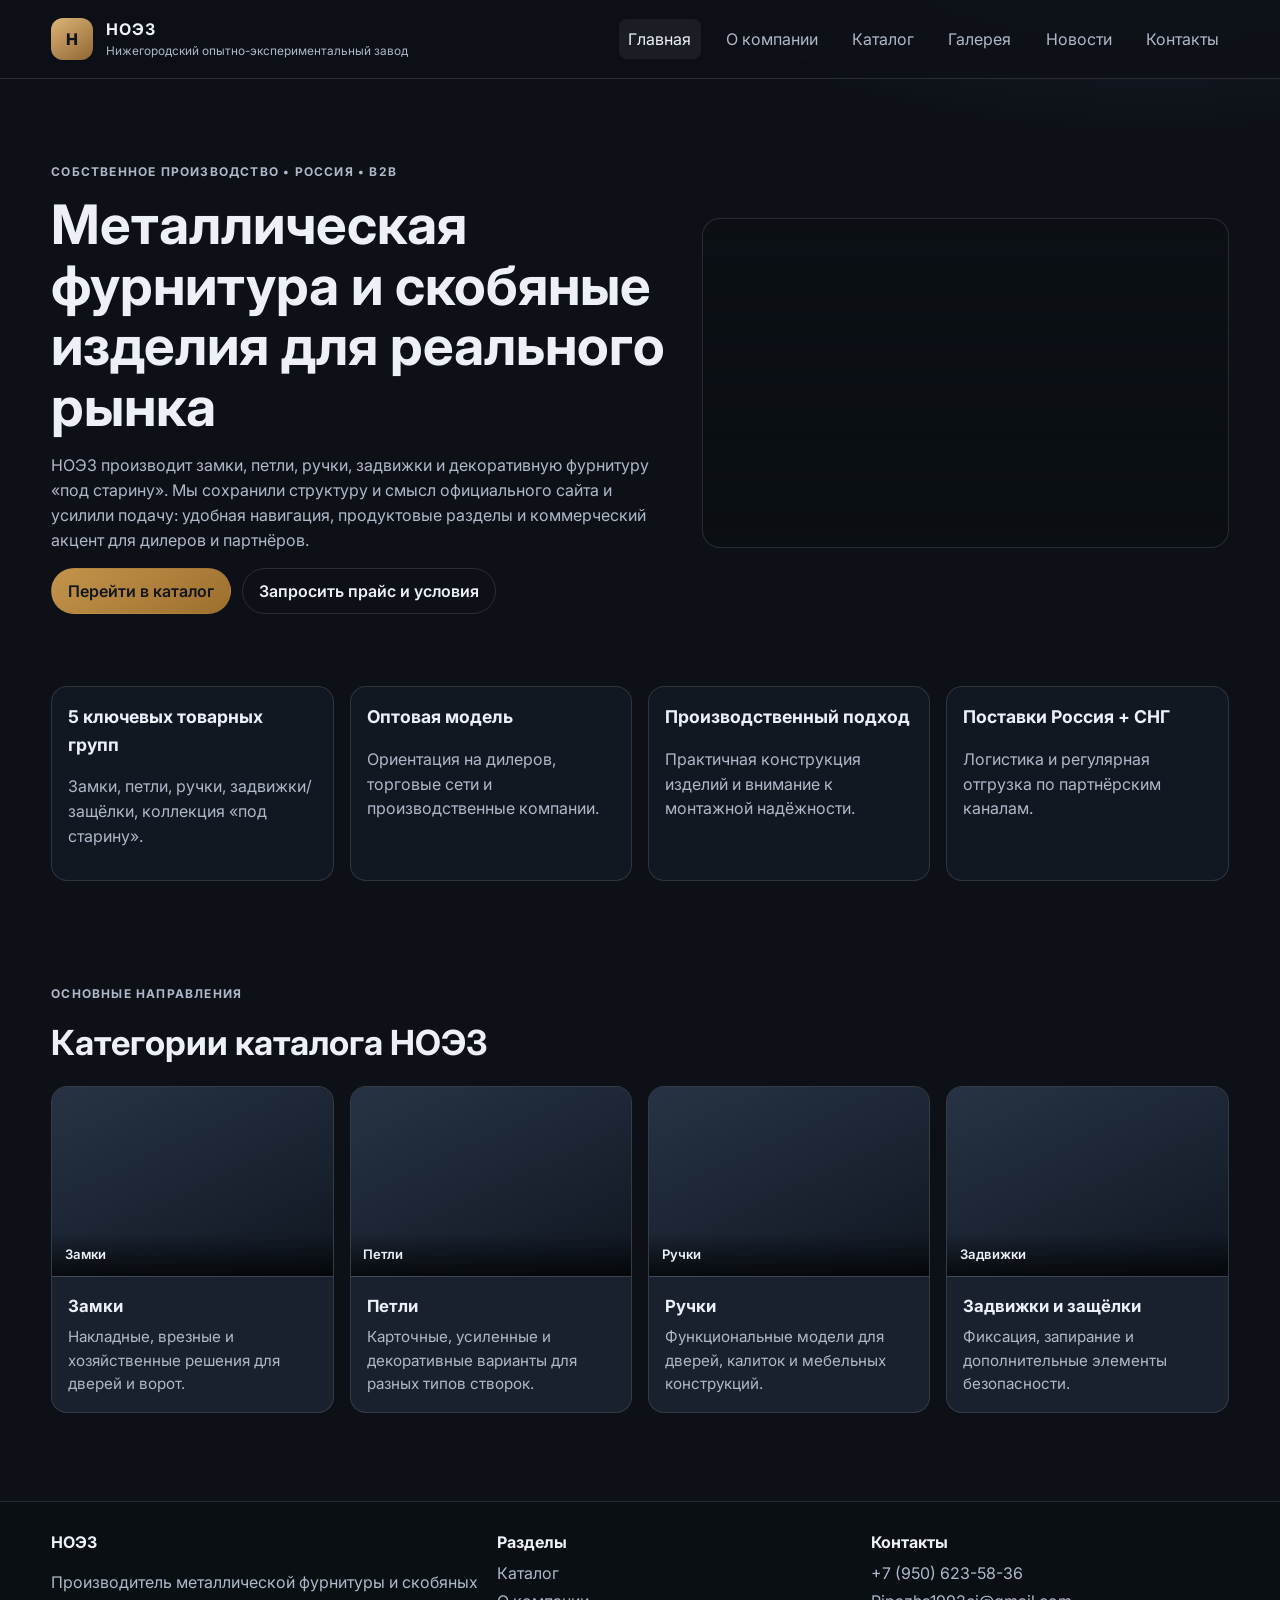
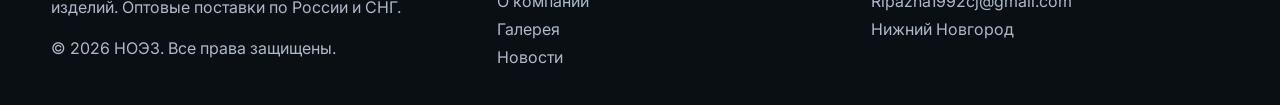
<file: index.html>
<!doctype html>
<html lang="ru">
<head>
  <meta charset="UTF-8" />
  <meta name="viewport" content="width=device-width, initial-scale=1.0" />
  <title>НОЭЗ — Производитель замков и фурнитуры</title>
  <meta name="description" content="Редизайн официального сайта НОЭЗ: каталог замков, петель, ручек и фурнитуры." />
  <link rel="preconnect" href="https://fonts.googleapis.com" />
  <link rel="preconnect" href="https://fonts.gstatic.com" crossorigin />
  <link href="https://fonts.googleapis.com/css2?family=Inter:wght@400;500;600;700;800&display=swap" rel="stylesheet" />
  <link rel="stylesheet" href="styles.css" />
</head>
<body>

<header class="header">
  <div class="container header-inner">
    <a class="brand" href="index.html" aria-label="НОЭЗ">
      <span class="brand-mark" aria-hidden="true">Н</span>
      <span><strong>НОЭЗ</strong><small>Нижегородский опытно-экспериментальный завод</small></span>
    </a>
    <button class="menu-toggle" aria-expanded="false" aria-controls="mobile-menu"><span></span><span></span><span></span></button>
    <nav class="nav" aria-label="Главная навигация">
      <a data-nav href="index.html">Главная</a>
      <a data-nav href="about.html">О компании</a>
      <a data-nav href="catalog.html">Каталог</a>
      <a data-nav href="gallery.html">Галерея</a>
      <a data-nav href="news.html">Новости</a>
      <a data-nav href="contacts.html">Контакты</a>
    </nav>
  </div>
  <nav class="mobile-menu" id="mobile-menu" aria-label="Мобильное меню">
    <a href="index.html">Главная</a>
    <a href="about.html">О компании</a>
    <a href="catalog.html">Каталог</a>
    <a href="category-locks.html">Замки</a>
    <a href="category-hinges.html">Петли</a>
    <a href="category-handles.html">Ручки</a>
    <a href="category-latches.html">Задвижки и защёлки</a>
    <a href="category-antique.html">Под старину</a>
    <a href="gallery.html">Галерея</a>
    <a href="news.html">Новости</a>
    <a href="contacts.html">Контакты</a>
  </nav>
</header>


<main>
  <section class="page-hero">
    <div class="container hero-grid">
      <div>
        <p class="eyebrow">Собственное производство • Россия • B2B</p>
        <h1>Металлическая фурнитура и скобяные изделия для реального рынка</h1>
        <p>НОЭЗ производит замки, петли, ручки, задвижки и декоративную фурнитуру «под старину». Мы сохранили структуру и смысл официального сайта и усилили подачу: удобная навигация, продуктовые разделы и коммерческий акцент для дилеров и партнёров.</p>
        <div class="btn-row">
          <a class="btn btn-primary" href="catalog.html">Перейти в каталог</a>
          <a class="btn btn-secondary" href="contacts.html">Запросить прайс и условия</a>
        </div>
      </div>
      <div class="hero-photo" role="img" aria-label="Производственный цех и металлические изделия"></div>
    </div>
  </section>

  <section>
    <div class="container grid stats-grid">
      <article class="tile"><strong>5 ключевых товарных групп</strong><p class="muted">Замки, петли, ручки, задвижки/защёлки, коллекция «под старину».</p></article>
      <article class="tile"><strong>Оптовая модель</strong><p class="muted">Ориентация на дилеров, торговые сети и производственные компании.</p></article>
      <article class="tile"><strong>Производственный подход</strong><p class="muted">Практичная конструкция изделий и внимание к монтажной надёжности.</p></article>
      <article class="tile"><strong>Поставки Россия + СНГ</strong><p class="muted">Логистика и регулярная отгрузка по партнёрским каналам.</p></article>
    </div>
  </section>

  <section>
    <div class="container">
      <div class="section-head">
        <p class="eyebrow">Основные направления</p>
        <h2>Категории каталога НОЭЗ</h2>
      </div>
      <div class="grid cards-4">
        <a class="card" href="category-locks.html"><div class="media placeholder" data-label="Замки"></div><div class="card-content"><h3>Замки</h3><p>Накладные, врезные и хозяйственные решения для дверей и ворот.</p></div></a>
        <a class="card" href="category-hinges.html"><div class="media placeholder" data-label="Петли"></div><div class="card-content"><h3>Петли</h3><p>Карточные, усиленные и декоративные варианты для разных типов створок.</p></div></a>
        <a class="card" href="category-handles.html"><div class="media placeholder" data-label="Ручки"></div><div class="card-content"><h3>Ручки</h3><p>Функциональные модели для дверей, калиток и мебельных конструкций.</p></div></a>
        <a class="card" href="category-latches.html"><div class="media placeholder" data-label="Задвижки"></div><div class="card-content"><h3>Задвижки и защёлки</h3><p>Фиксация, запирание и дополнительные элементы безопасности.</p></div></a>
      </div>
    </div>
  </section>
</main>


<footer class="footer">
  <div class="container footer-grid">
    <div>
      <h4>НОЭЗ</h4>
      <p class="muted">Производитель металлической фурнитуры и скобяных изделий. Оптовые поставки по России и СНГ.</p>
      <p class="muted">© <span id="year"></span> НОЭЗ. Все права защищены.</p>
    </div>
    <div>
      <h4>Разделы</h4>
      <a href="catalog.html">Каталог</a>
      <a href="about.html">О компании</a>
      <a href="gallery.html">Галерея</a>
      <a href="news.html">Новости</a>
    </div>
    <div>
      <h4>Контакты</h4>
      <a href="tel:+79506235836">+7 (950) 623-58-36</a>
      <a href="mailto:Ripazha1992cj@gmail.com">Ripazha1992cj@gmail.com</a>
      <span class="muted">Нижний Новгород</span>
    </div>
  </div>
</footer>
<script src="script.js"></script>

</body>
</html>
</file>
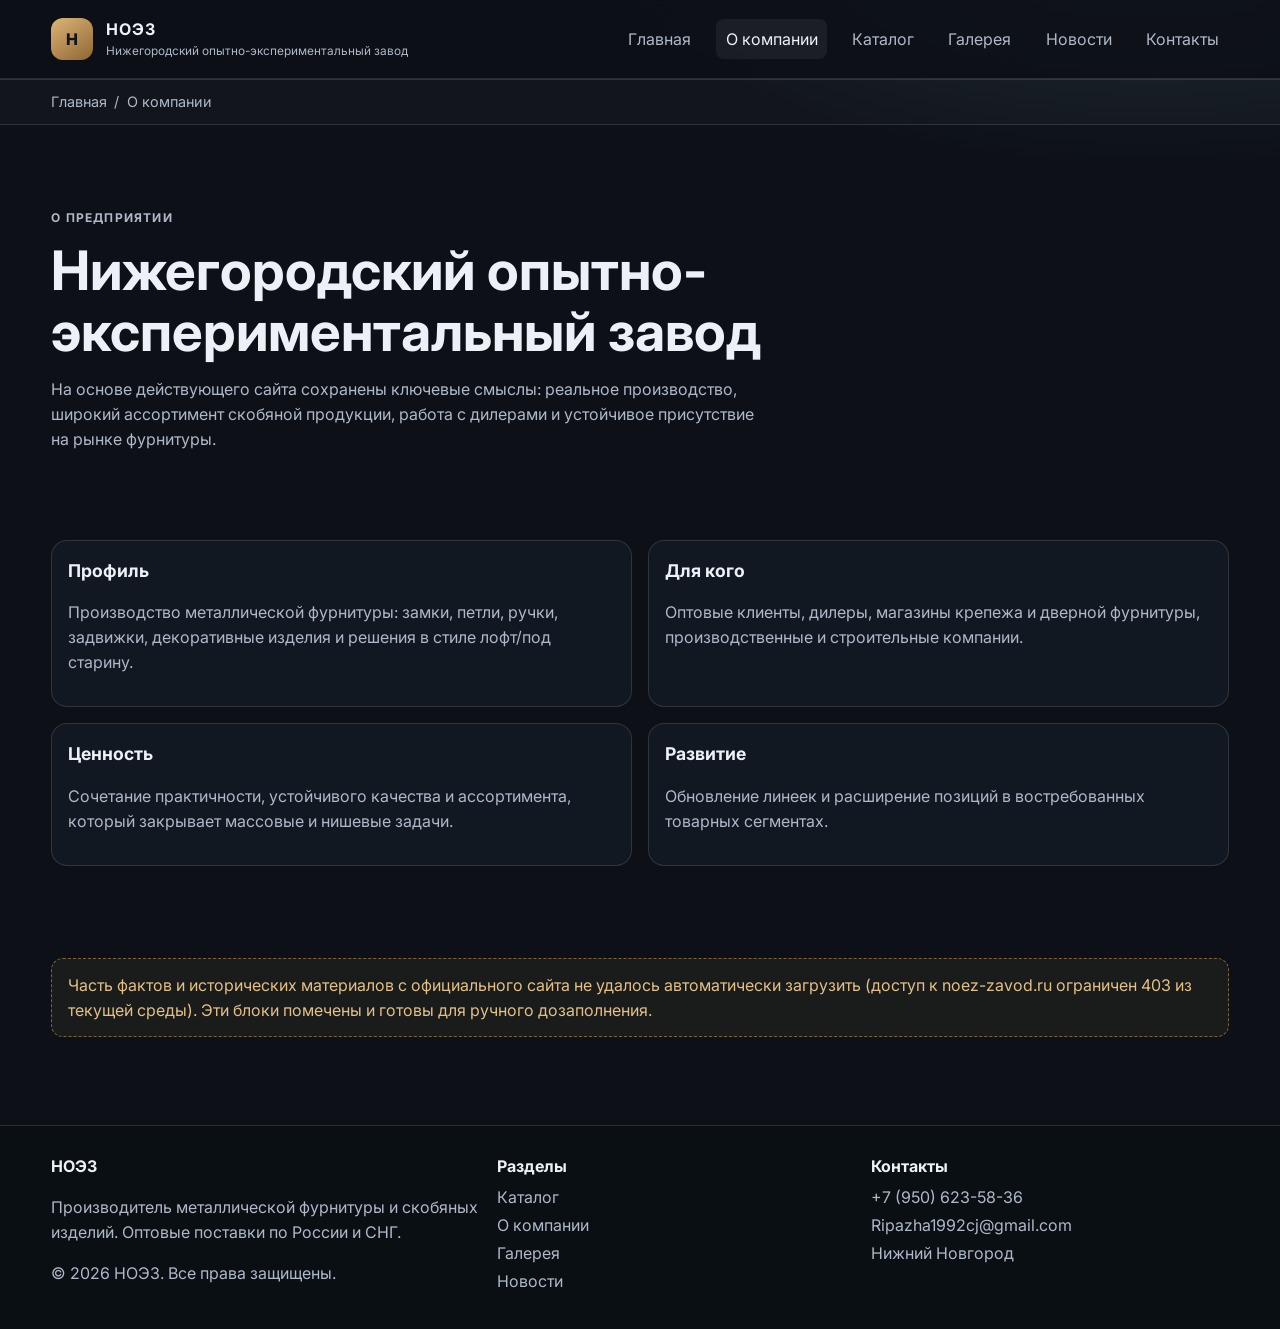
<file: about.html>
<!doctype html>
<html lang="ru">
<head>
  <meta charset="UTF-8" />
  <meta name="viewport" content="width=device-width, initial-scale=1.0" />
  <title>О компании НОЭЗ</title>
  <meta name="description" content="История, профиль и производственный подход НОЭЗ." />
  <link rel="preconnect" href="https://fonts.googleapis.com" />
  <link rel="preconnect" href="https://fonts.gstatic.com" crossorigin />
  <link href="https://fonts.googleapis.com/css2?family=Inter:wght@400;500;600;700;800&display=swap" rel="stylesheet" />
  <link rel="stylesheet" href="styles.css" />
</head>
<body>

<header class="header">
  <div class="container header-inner">
    <a class="brand" href="index.html" aria-label="НОЭЗ">
      <span class="brand-mark" aria-hidden="true">Н</span>
      <span><strong>НОЭЗ</strong><small>Нижегородский опытно-экспериментальный завод</small></span>
    </a>
    <button class="menu-toggle" aria-expanded="false" aria-controls="mobile-menu"><span></span><span></span><span></span></button>
    <nav class="nav" aria-label="Главная навигация">
      <a data-nav href="index.html">Главная</a>
      <a data-nav href="about.html">О компании</a>
      <a data-nav href="catalog.html">Каталог</a>
      <a data-nav href="gallery.html">Галерея</a>
      <a data-nav href="news.html">Новости</a>
      <a data-nav href="contacts.html">Контакты</a>
    </nav>
  </div>
  <nav class="mobile-menu" id="mobile-menu" aria-label="Мобильное меню">
    <a href="index.html">Главная</a>
    <a href="about.html">О компании</a>
    <a href="catalog.html">Каталог</a>
    <a href="category-locks.html">Замки</a>
    <a href="category-hinges.html">Петли</a>
    <a href="category-handles.html">Ручки</a>
    <a href="category-latches.html">Задвижки и защёлки</a>
    <a href="category-antique.html">Под старину</a>
    <a href="gallery.html">Галерея</a>
    <a href="news.html">Новости</a>
    <a href="contacts.html">Контакты</a>
  </nav>
</header>


<div class="breadcrumbs"><div class="container"><a href="index.html">Главная</a> / <span>О компании</span></div></div>
<main>
  <section class="page-hero"><div class="container"><p class="eyebrow">О предприятии</p><h1>Нижегородский опытно-экспериментальный завод</h1><p>На основе действующего сайта сохранены ключевые смыслы: реальное производство, широкий ассортимент скобяной продукции, работа с дилерами и устойчивое присутствие на рынке фурнитуры.</p></div></section>
  <section><div class="container grid cards-2">
    <article class="tile"><strong>Профиль</strong><p class="muted">Производство металлической фурнитуры: замки, петли, ручки, задвижки, декоративные изделия и решения в стиле лофт/под старину.</p></article>
    <article class="tile"><strong>Для кого</strong><p class="muted">Оптовые клиенты, дилеры, магазины крепежа и дверной фурнитуры, производственные и строительные компании.</p></article>
    <article class="tile"><strong>Ценность</strong><p class="muted">Сочетание практичности, устойчивого качества и ассортимента, который закрывает массовые и нишевые задачи.</p></article>
    <article class="tile"><strong>Развитие</strong><p class="muted">Обновление линеек и расширение позиций в востребованных товарных сегментах.</p></article>
  </div></section>
  <section><div class="container notice">Часть фактов и исторических материалов с официального сайта не удалось автоматически загрузить (доступ к noez-zavod.ru ограничен 403 из текущей среды). Эти блоки помечены и готовы для ручного дозаполнения.</div></section>
</main>


<footer class="footer">
  <div class="container footer-grid">
    <div>
      <h4>НОЭЗ</h4>
      <p class="muted">Производитель металлической фурнитуры и скобяных изделий. Оптовые поставки по России и СНГ.</p>
      <p class="muted">© <span id="year"></span> НОЭЗ. Все права защищены.</p>
    </div>
    <div>
      <h4>Разделы</h4>
      <a href="catalog.html">Каталог</a>
      <a href="about.html">О компании</a>
      <a href="gallery.html">Галерея</a>
      <a href="news.html">Новости</a>
    </div>
    <div>
      <h4>Контакты</h4>
      <a href="tel:+79506235836">+7 (950) 623-58-36</a>
      <a href="mailto:Ripazha1992cj@gmail.com">Ripazha1992cj@gmail.com</a>
      <span class="muted">Нижний Новгород</span>
    </div>
  </div>
</footer>
<script src="script.js"></script>

</body>
</html>
</file>
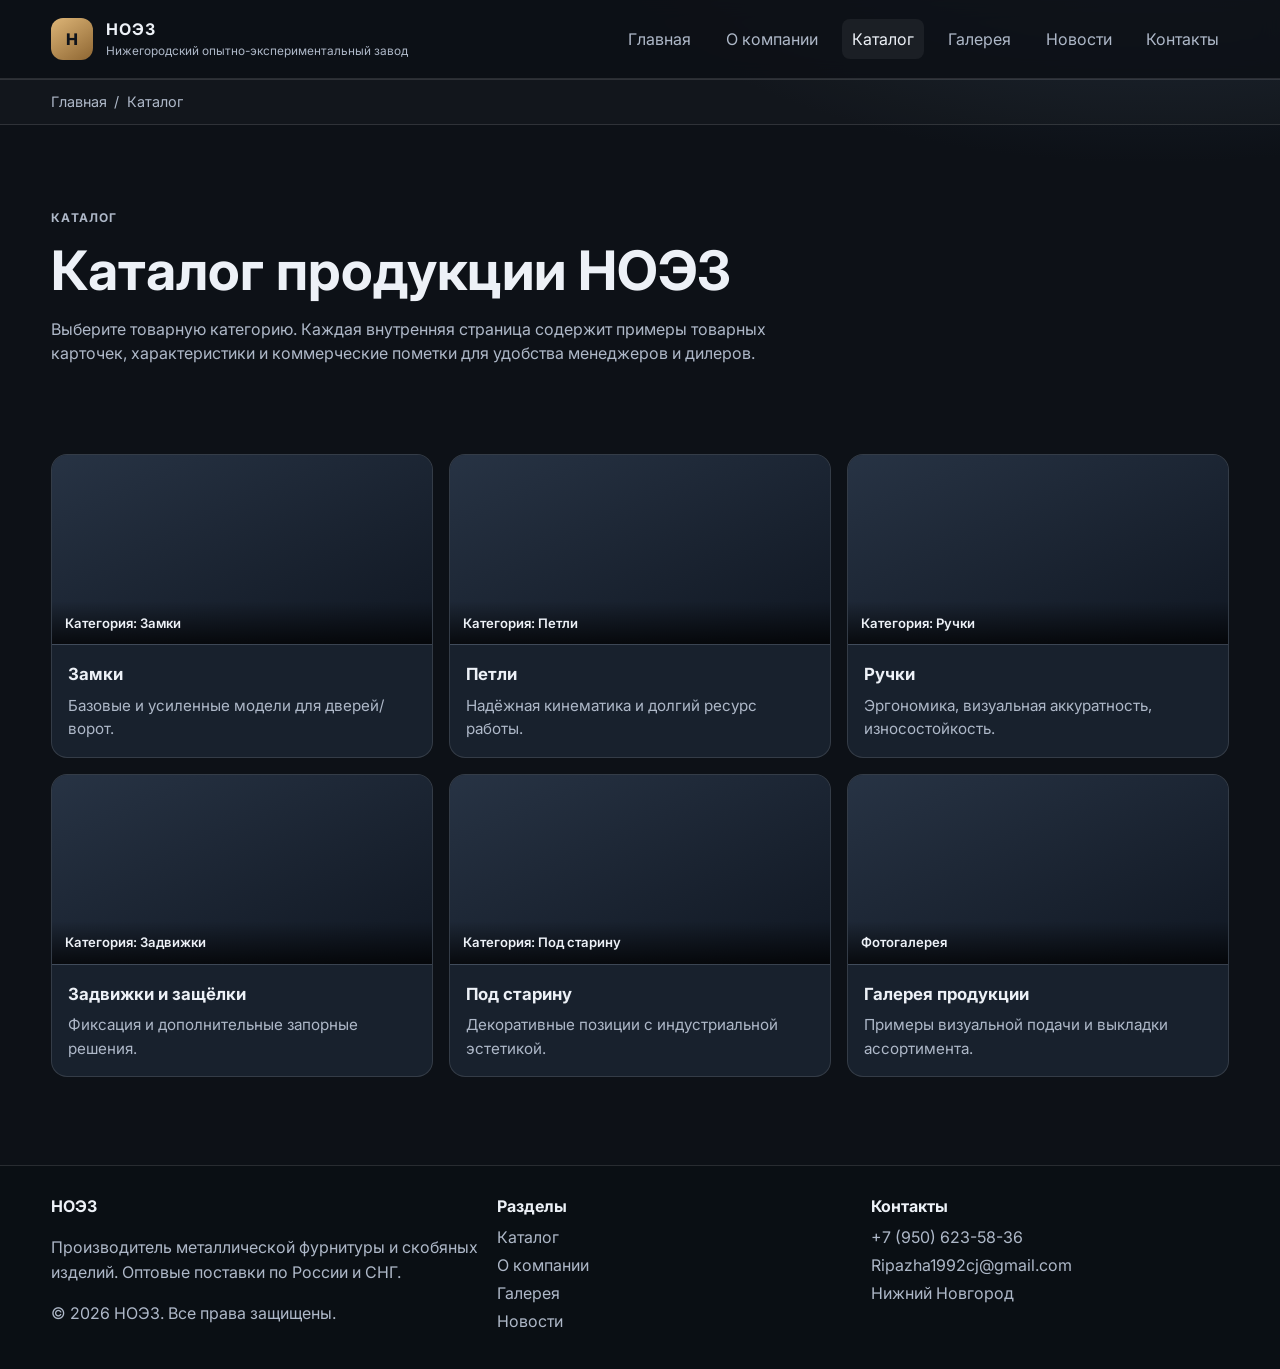
<file: catalog.html>
<!doctype html>
<html lang="ru">
<head>
  <meta charset="UTF-8" />
  <meta name="viewport" content="width=device-width, initial-scale=1.0" />
  <title>Каталог НОЭЗ</title>
  <meta name="description" content="Каталог продукции НОЭЗ по основным категориям." />
  <link rel="preconnect" href="https://fonts.googleapis.com" />
  <link rel="preconnect" href="https://fonts.gstatic.com" crossorigin />
  <link href="https://fonts.googleapis.com/css2?family=Inter:wght@400;500;600;700;800&display=swap" rel="stylesheet" />
  <link rel="stylesheet" href="styles.css" />
</head>
<body>

<header class="header">
  <div class="container header-inner">
    <a class="brand" href="index.html" aria-label="НОЭЗ">
      <span class="brand-mark" aria-hidden="true">Н</span>
      <span><strong>НОЭЗ</strong><small>Нижегородский опытно-экспериментальный завод</small></span>
    </a>
    <button class="menu-toggle" aria-expanded="false" aria-controls="mobile-menu"><span></span><span></span><span></span></button>
    <nav class="nav" aria-label="Главная навигация">
      <a data-nav href="index.html">Главная</a>
      <a data-nav href="about.html">О компании</a>
      <a data-nav href="catalog.html">Каталог</a>
      <a data-nav href="gallery.html">Галерея</a>
      <a data-nav href="news.html">Новости</a>
      <a data-nav href="contacts.html">Контакты</a>
    </nav>
  </div>
  <nav class="mobile-menu" id="mobile-menu" aria-label="Мобильное меню">
    <a href="index.html">Главная</a>
    <a href="about.html">О компании</a>
    <a href="catalog.html">Каталог</a>
    <a href="category-locks.html">Замки</a>
    <a href="category-hinges.html">Петли</a>
    <a href="category-handles.html">Ручки</a>
    <a href="category-latches.html">Задвижки и защёлки</a>
    <a href="category-antique.html">Под старину</a>
    <a href="gallery.html">Галерея</a>
    <a href="news.html">Новости</a>
    <a href="contacts.html">Контакты</a>
  </nav>
</header>


<div class="breadcrumbs"><div class="container"><a href="index.html">Главная</a> / <span>Каталог</span></div></div>
<main>
  <section class="page-hero"><div class="container"><p class="eyebrow">Каталог</p><h1>Каталог продукции НОЭЗ</h1><p>Выберите товарную категорию. Каждая внутренняя страница содержит примеры товарных карточек, характеристики и коммерческие пометки для удобства менеджеров и дилеров.</p></div></section>
  <section><div class="container grid cards-3">
    <a class="card" href="category-locks.html"><div class="media placeholder" data-label="Категория: Замки"></div><div class="card-content"><h3>Замки</h3><p>Базовые и усиленные модели для дверей/ворот.</p></div></a>
    <a class="card" href="category-hinges.html"><div class="media placeholder" data-label="Категория: Петли"></div><div class="card-content"><h3>Петли</h3><p>Надёжная кинематика и долгий ресурс работы.</p></div></a>
    <a class="card" href="category-handles.html"><div class="media placeholder" data-label="Категория: Ручки"></div><div class="card-content"><h3>Ручки</h3><p>Эргономика, визуальная аккуратность, износостойкость.</p></div></a>
    <a class="card" href="category-latches.html"><div class="media placeholder" data-label="Категория: Задвижки"></div><div class="card-content"><h3>Задвижки и защёлки</h3><p>Фиксация и дополнительные запорные решения.</p></div></a>
    <a class="card" href="category-antique.html"><div class="media placeholder" data-label="Категория: Под старину"></div><div class="card-content"><h3>Под старину</h3><p>Декоративные позиции с индустриальной эстетикой.</p></div></a>
    <a class="card" href="gallery.html"><div class="media placeholder" data-label="Фотогалерея"></div><div class="card-content"><h3>Галерея продукции</h3><p>Примеры визуальной подачи и выкладки ассортимента.</p></div></a>
  </div></section>
</main>


<footer class="footer">
  <div class="container footer-grid">
    <div>
      <h4>НОЭЗ</h4>
      <p class="muted">Производитель металлической фурнитуры и скобяных изделий. Оптовые поставки по России и СНГ.</p>
      <p class="muted">© <span id="year"></span> НОЭЗ. Все права защищены.</p>
    </div>
    <div>
      <h4>Разделы</h4>
      <a href="catalog.html">Каталог</a>
      <a href="about.html">О компании</a>
      <a href="gallery.html">Галерея</a>
      <a href="news.html">Новости</a>
    </div>
    <div>
      <h4>Контакты</h4>
      <a href="tel:+79506235836">+7 (950) 623-58-36</a>
      <a href="mailto:Ripazha1992cj@gmail.com">Ripazha1992cj@gmail.com</a>
      <span class="muted">Нижний Новгород</span>
    </div>
  </div>
</footer>
<script src="script.js"></script>

</body>
</html>
</file>
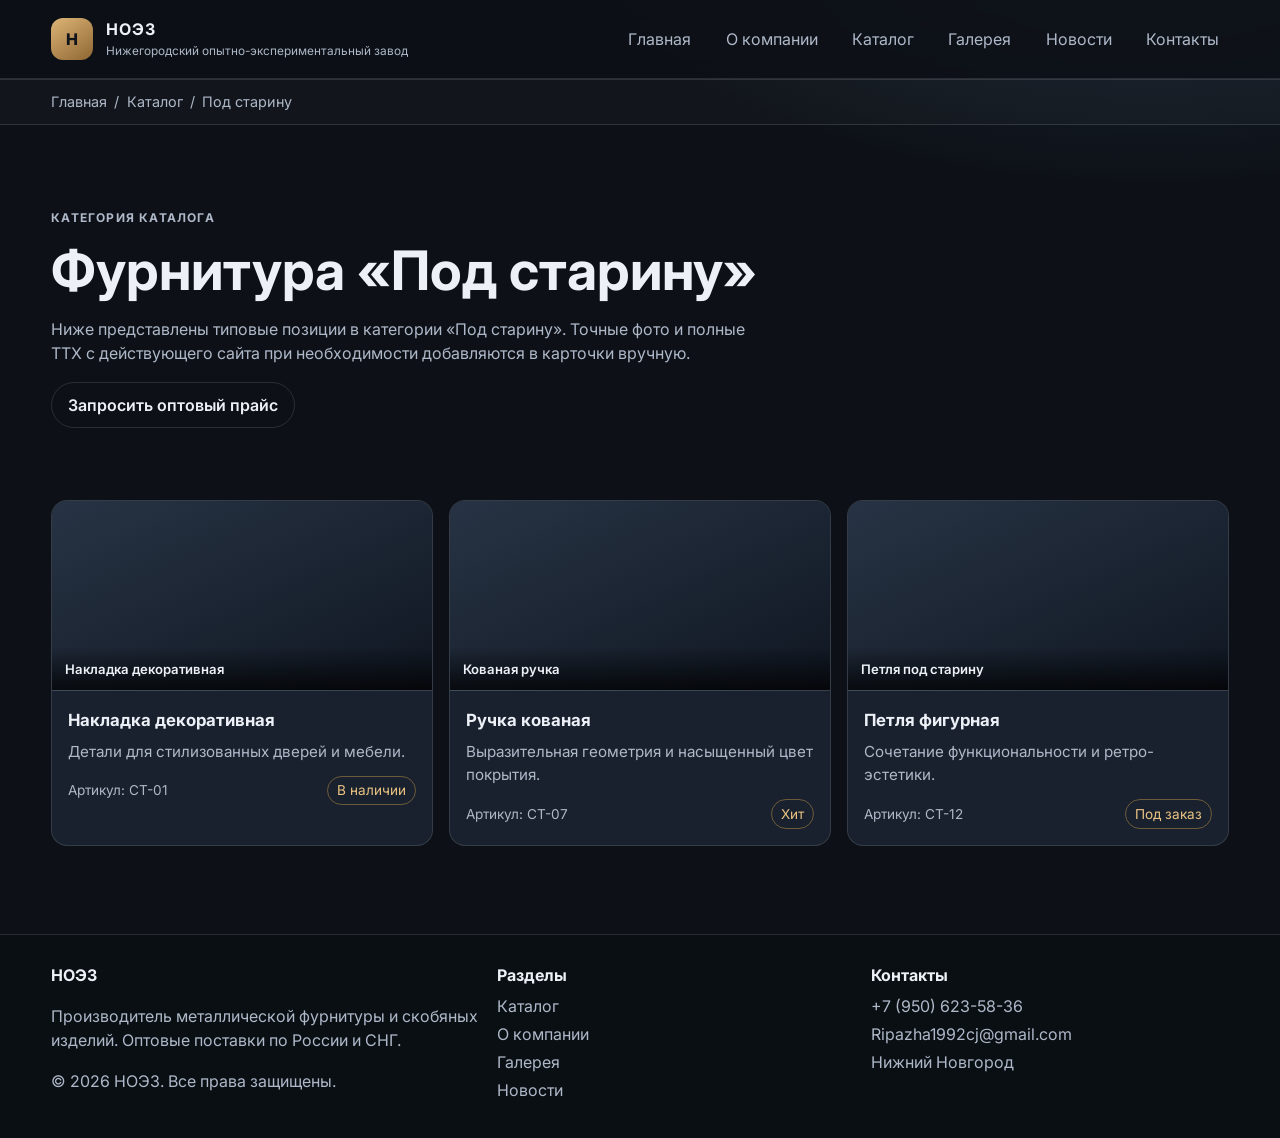
<file: category-antique.html>
<!doctype html>
<html lang="ru">
<head>
  <meta charset="UTF-8" />
  <meta name="viewport" content="width=device-width, initial-scale=1.0" />
  <title>Фурнитура «Под старину» — НОЭЗ</title>
  <meta name="description" content="Категория Фурнитура «Под старину» в каталоге НОЭЗ" />
  <link rel="preconnect" href="https://fonts.googleapis.com" />
  <link rel="preconnect" href="https://fonts.gstatic.com" crossorigin />
  <link href="https://fonts.googleapis.com/css2?family=Inter:wght@400;500;600;700;800&display=swap" rel="stylesheet" />
  <link rel="stylesheet" href="styles.css" />
</head>
<body>

<header class="header">
  <div class="container header-inner">
    <a class="brand" href="index.html" aria-label="НОЭЗ">
      <span class="brand-mark" aria-hidden="true">Н</span>
      <span><strong>НОЭЗ</strong><small>Нижегородский опытно-экспериментальный завод</small></span>
    </a>
    <button class="menu-toggle" aria-expanded="false" aria-controls="mobile-menu"><span></span><span></span><span></span></button>
    <nav class="nav" aria-label="Главная навигация">
      <a data-nav href="index.html">Главная</a>
      <a data-nav href="about.html">О компании</a>
      <a data-nav href="catalog.html">Каталог</a>
      <a data-nav href="gallery.html">Галерея</a>
      <a data-nav href="news.html">Новости</a>
      <a data-nav href="contacts.html">Контакты</a>
    </nav>
  </div>
  <nav class="mobile-menu" id="mobile-menu" aria-label="Мобильное меню">
    <a href="index.html">Главная</a>
    <a href="about.html">О компании</a>
    <a href="catalog.html">Каталог</a>
    <a href="category-locks.html">Замки</a>
    <a href="category-hinges.html">Петли</a>
    <a href="category-handles.html">Ручки</a>
    <a href="category-latches.html">Задвижки и защёлки</a>
    <a href="category-antique.html">Под старину</a>
    <a href="gallery.html">Галерея</a>
    <a href="news.html">Новости</a>
    <a href="contacts.html">Контакты</a>
  </nav>
</header>


<div class="breadcrumbs"><div class="container"><a href="index.html">Главная</a> / <a href="catalog.html">Каталог</a> / <span>Под старину</span></div></div>
<main>
<section class="page-hero"><div class="container"><p class="eyebrow">Категория каталога</p><h1>Фурнитура «Под старину»</h1><p>Ниже представлены типовые позиции в категории «Под старину». Точные фото и полные ТТХ с действующего сайта при необходимости добавляются в карточки вручную.</p><div class="btn-row"><a class="btn btn-secondary" href="contacts.html">Запросить оптовый прайс</a></div></div></section>
<section><div class="container grid cards-3"><article class="card"><div class="media placeholder" data-label="Накладка декоративная"></div><div class="card-content"><h3>Накладка декоративная</h3><p>Детали для стилизованных дверей и мебели.</p><div class="product-meta"><span>Артикул: СТ-01</span><span class="badge">В наличии</span></div></div></article><article class="card"><div class="media placeholder" data-label="Кованая ручка"></div><div class="card-content"><h3>Ручка кованая</h3><p>Выразительная геометрия и насыщенный цвет покрытия.</p><div class="product-meta"><span>Артикул: СТ-07</span><span class="badge">Хит</span></div></div></article><article class="card"><div class="media placeholder" data-label="Петля под старину"></div><div class="card-content"><h3>Петля фигурная</h3><p>Сочетание функциональности и ретро-эстетики.</p><div class="product-meta"><span>Артикул: СТ-12</span><span class="badge">Под заказ</span></div></div></article></div></section>
</main>


<footer class="footer">
  <div class="container footer-grid">
    <div>
      <h4>НОЭЗ</h4>
      <p class="muted">Производитель металлической фурнитуры и скобяных изделий. Оптовые поставки по России и СНГ.</p>
      <p class="muted">© <span id="year"></span> НОЭЗ. Все права защищены.</p>
    </div>
    <div>
      <h4>Разделы</h4>
      <a href="catalog.html">Каталог</a>
      <a href="about.html">О компании</a>
      <a href="gallery.html">Галерея</a>
      <a href="news.html">Новости</a>
    </div>
    <div>
      <h4>Контакты</h4>
      <a href="tel:+79506235836">+7 (950) 623-58-36</a>
      <a href="mailto:Ripazha1992cj@gmail.com">Ripazha1992cj@gmail.com</a>
      <span class="muted">Нижний Новгород</span>
    </div>
  </div>
</footer>
<script src="script.js"></script>

</body>
</html>
</file>
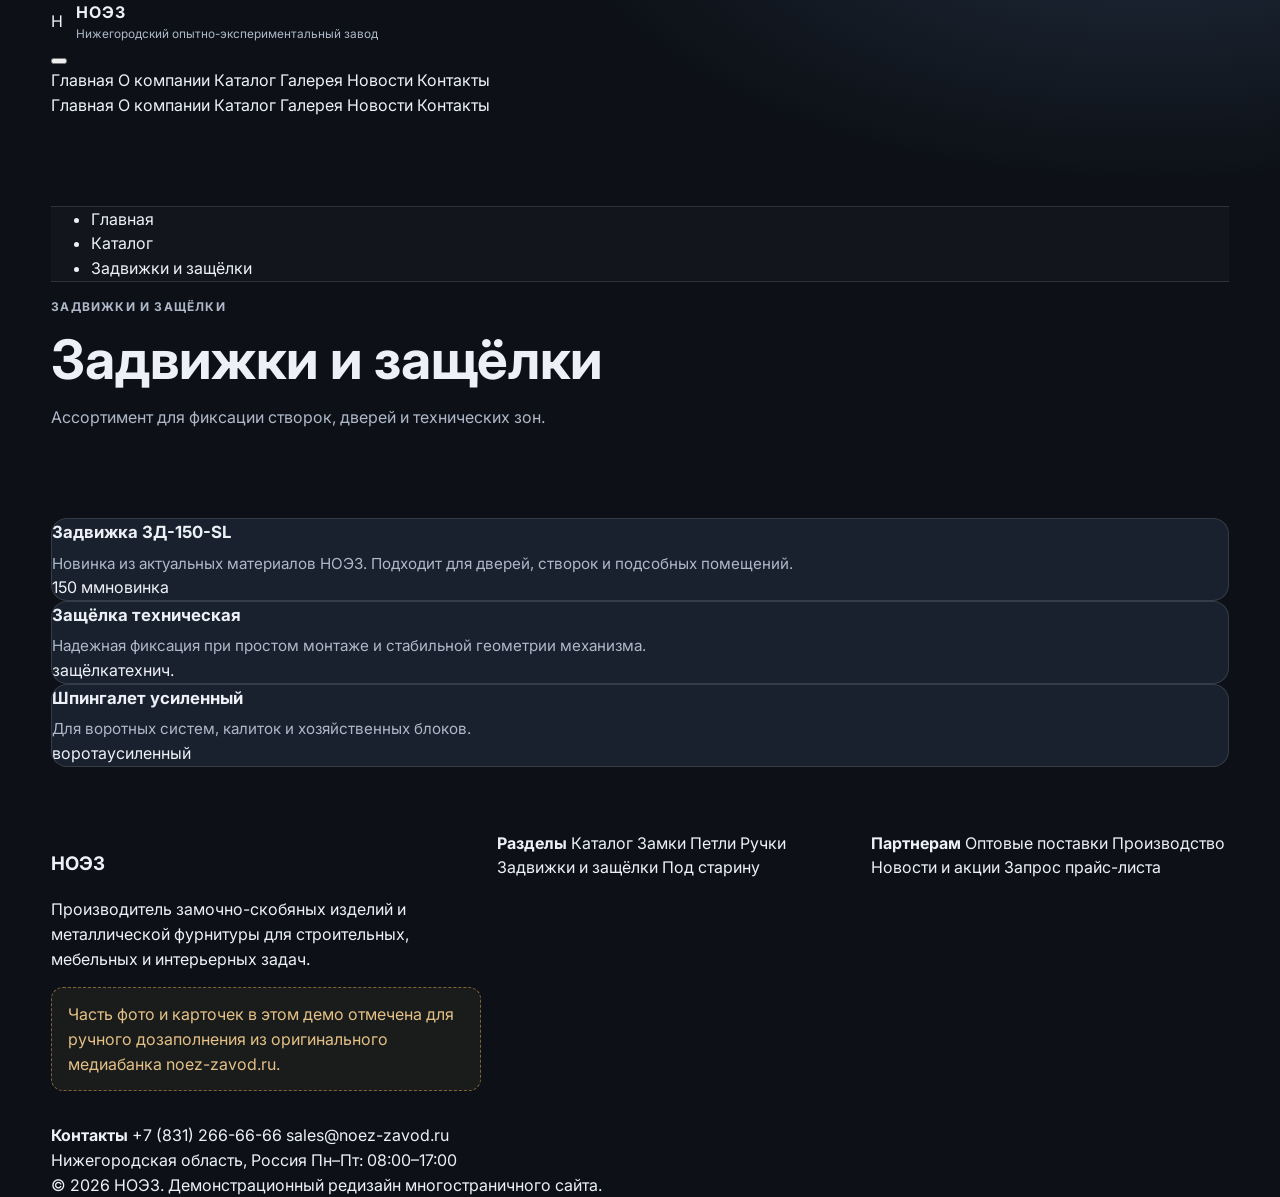
<file: category-bolts.html>
<!doctype html>
<html lang="ru">
<head>
  <meta charset="UTF-8" />
  <meta name="viewport" content="width=device-width, initial-scale=1.0" />
  <title>Задвижки и защёлки НОЭЗ</title>
  <link rel="preconnect" href="https://fonts.googleapis.com" />
  <link rel="preconnect" href="https://fonts.gstatic.com" crossorigin />
  <link href="https://fonts.googleapis.com/css2?family=Inter:wght@400;500;600;700;800&display=swap" rel="stylesheet" />
  <link rel="stylesheet" href="styles.css" />
</head>
<body data-page="catalog"><header class="site-header">
  <div class="container header-row">
    <a class="brand" href="index.html" aria-label="НОЭЗ">
      <span class="brand-badge">Н</span>
      <span><strong>НОЭЗ</strong><small>Нижегородский опытно-экспериментальный завод</small></span>
    </a>
    <button class="menu-btn" aria-expanded="false" aria-controls="mobile-nav"><span></span><span></span><span></span></button>
    <nav class="main-nav" aria-label="Главное меню">
      <a href="index.html" data-nav="home">Главная</a>
      <a href="about.html" data-nav="about">О компании</a>
      <a href="catalog.html" data-nav="catalog">Каталог</a>
      <a href="gallery.html" data-nav="gallery">Галерея</a>
      <a href="news.html" data-nav="news">Новости</a>
      <a href="contacts.html" data-nav="contacts">Контакты</a>
    </nav>
  </div>
  <nav class="mobile-nav" id="mobile-nav" aria-label="Мобильная навигация"><div class="container">
    <a href="index.html" data-nav="home">Главная</a>
    <a href="about.html" data-nav="about">О компании</a>
    <a href="catalog.html" data-nav="catalog">Каталог</a>
    <a href="gallery.html" data-nav="gallery">Галерея</a>
    <a href="news.html" data-nav="news">Новости</a>
    <a href="contacts.html" data-nav="contacts">Контакты</a>
  </div></nav>
</header><main>
<section class="page-hero"><div class="container">
<ul class="breadcrumbs"><li><a href="index.html">Главная</a></li><li><a href="catalog.html">Каталог</a></li><li>Задвижки и защёлки</li></ul>
<div class="page-title-wrap"><p class="eyebrow">Задвижки и защёлки</p><h1>Задвижки и защёлки</h1><p>Ассортимент для фиксации створок, дверей и технических зон.</p></div></div></section>
<section class="section alt"><div class="container grid-3"><article class="card product-card"><div class="product-photo" data-note="Фото перенести вручную из раздела новинок"></div><h3>Задвижка ЗД-150-SL</h3><p>Новинка из актуальных материалов НОЭЗ. Подходит для дверей, створок и подсобных помещений.</p><div class="meta"><span class="tag">150 мм</span><span class="tag">новинка</span></div></article><article class="card product-card"><div class="product-photo" data-note="Плейсхолдер: требуется оригинальное фото"></div><h3>Защёлка техническая</h3><p>Надежная фиксация при простом монтаже и стабильной геометрии механизма.</p><div class="meta"><span class="tag">защёлка</span><span class="tag">технич.</span></div></article><article class="card product-card"><div class="product-photo" data-note="Плейсхолдер: требуется оригинальное фото"></div><h3>Шпингалет усиленный</h3><p>Для воротных систем, калиток и хозяйственных блоков.</p><div class="meta"><span class="tag">ворота</span><span class="tag">усиленный</span></div></article></div></section>
</main><footer class="site-footer">
  <div class="container footer-grid">
    <div>
      <h3>НОЭЗ</h3>
      <p>Производитель замочно-скобяных изделий и металлической фурнитуры для строительных, мебельных и интерьерных задач.</p>
      <p class="notice">Часть фото и карточек в этом демо отмечена для ручного дозаполнения из оригинального медиабанка noez-zavod.ru.</p>
    </div>
    <div class="footer-links">
      <strong>Разделы</strong>
      <a href="catalog.html">Каталог</a>
      <a href="category-locks.html">Замки</a>
      <a href="category-hinges.html">Петли</a>
      <a href="category-handles.html">Ручки</a>
      <a href="category-bolts.html">Задвижки и защёлки</a>
      <a href="category-vintage.html">Под старину</a>
    </div>
    <div class="footer-links">
      <strong>Партнерам</strong>
      <a href="about.html#dealers">Оптовые поставки</a>
      <a href="about.html#production">Производство</a>
      <a href="news.html">Новости и акции</a>
      <a href="contacts.html">Запрос прайс-листа</a>
    </div>
    <div class="footer-links">
      <strong>Контакты</strong>
      <a href="tel:+78312666666">+7 (831) 266-66-66</a>
      <a href="mailto:sales@noez-zavod.ru">sales@noez-zavod.ru</a>
      <span>Нижегородская область, Россия</span>
      <span>Пн–Пт: 08:00–17:00</span>
    </div>
  </div>
  <div class="container footer-bottom">© <span id="year"></span> НОЭЗ. Демонстрационный редизайн многостраничного сайта.</div>
</footer><script src="script.js"></script></body></html>
</file>
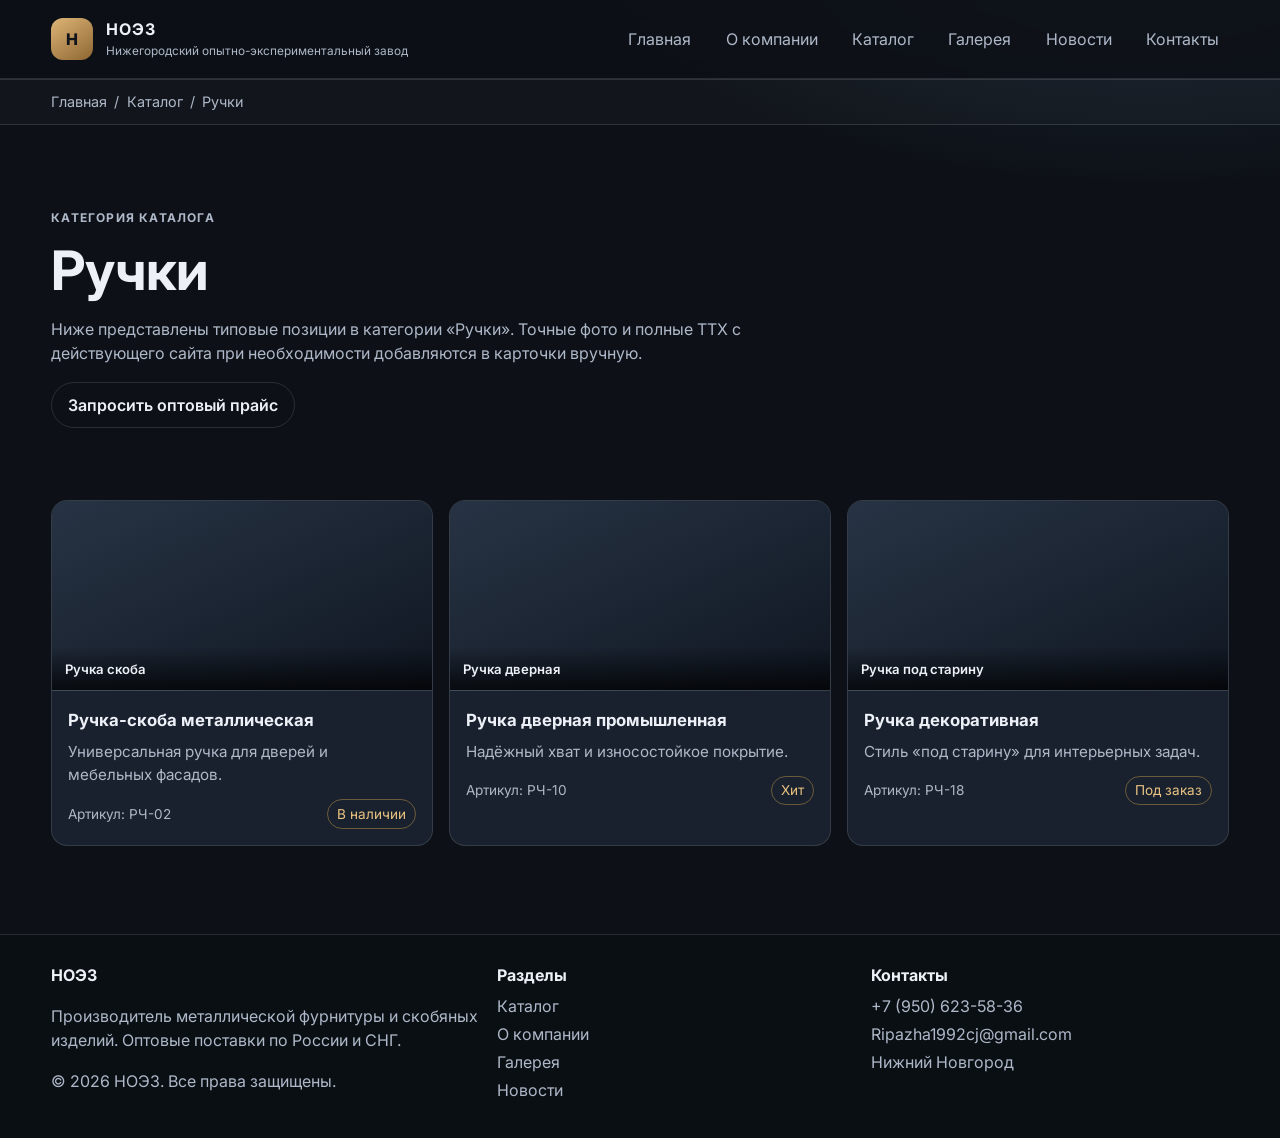
<file: category-handles.html>
<!doctype html>
<html lang="ru">
<head>
  <meta charset="UTF-8" />
  <meta name="viewport" content="width=device-width, initial-scale=1.0" />
  <title>Ручки — НОЭЗ</title>
  <meta name="description" content="Категория Ручки в каталоге НОЭЗ" />
  <link rel="preconnect" href="https://fonts.googleapis.com" />
  <link rel="preconnect" href="https://fonts.gstatic.com" crossorigin />
  <link href="https://fonts.googleapis.com/css2?family=Inter:wght@400;500;600;700;800&display=swap" rel="stylesheet" />
  <link rel="stylesheet" href="styles.css" />
</head>
<body>

<header class="header">
  <div class="container header-inner">
    <a class="brand" href="index.html" aria-label="НОЭЗ">
      <span class="brand-mark" aria-hidden="true">Н</span>
      <span><strong>НОЭЗ</strong><small>Нижегородский опытно-экспериментальный завод</small></span>
    </a>
    <button class="menu-toggle" aria-expanded="false" aria-controls="mobile-menu"><span></span><span></span><span></span></button>
    <nav class="nav" aria-label="Главная навигация">
      <a data-nav href="index.html">Главная</a>
      <a data-nav href="about.html">О компании</a>
      <a data-nav href="catalog.html">Каталог</a>
      <a data-nav href="gallery.html">Галерея</a>
      <a data-nav href="news.html">Новости</a>
      <a data-nav href="contacts.html">Контакты</a>
    </nav>
  </div>
  <nav class="mobile-menu" id="mobile-menu" aria-label="Мобильное меню">
    <a href="index.html">Главная</a>
    <a href="about.html">О компании</a>
    <a href="catalog.html">Каталог</a>
    <a href="category-locks.html">Замки</a>
    <a href="category-hinges.html">Петли</a>
    <a href="category-handles.html">Ручки</a>
    <a href="category-latches.html">Задвижки и защёлки</a>
    <a href="category-antique.html">Под старину</a>
    <a href="gallery.html">Галерея</a>
    <a href="news.html">Новости</a>
    <a href="contacts.html">Контакты</a>
  </nav>
</header>


<div class="breadcrumbs"><div class="container"><a href="index.html">Главная</a> / <a href="catalog.html">Каталог</a> / <span>Ручки</span></div></div>
<main>
<section class="page-hero"><div class="container"><p class="eyebrow">Категория каталога</p><h1>Ручки</h1><p>Ниже представлены типовые позиции в категории «Ручки». Точные фото и полные ТТХ с действующего сайта при необходимости добавляются в карточки вручную.</p><div class="btn-row"><a class="btn btn-secondary" href="contacts.html">Запросить оптовый прайс</a></div></div></section>
<section><div class="container grid cards-3"><article class="card"><div class="media placeholder" data-label="Ручка скоба"></div><div class="card-content"><h3>Ручка-скоба металлическая</h3><p>Универсальная ручка для дверей и мебельных фасадов.</p><div class="product-meta"><span>Артикул: РЧ-02</span><span class="badge">В наличии</span></div></div></article><article class="card"><div class="media placeholder" data-label="Ручка дверная"></div><div class="card-content"><h3>Ручка дверная промышленная</h3><p>Надёжный хват и износостойкое покрытие.</p><div class="product-meta"><span>Артикул: РЧ-10</span><span class="badge">Хит</span></div></div></article><article class="card"><div class="media placeholder" data-label="Ручка под старину"></div><div class="card-content"><h3>Ручка декоративная</h3><p>Стиль «под старину» для интерьерных задач.</p><div class="product-meta"><span>Артикул: РЧ-18</span><span class="badge">Под заказ</span></div></div></article></div></section>
</main>


<footer class="footer">
  <div class="container footer-grid">
    <div>
      <h4>НОЭЗ</h4>
      <p class="muted">Производитель металлической фурнитуры и скобяных изделий. Оптовые поставки по России и СНГ.</p>
      <p class="muted">© <span id="year"></span> НОЭЗ. Все права защищены.</p>
    </div>
    <div>
      <h4>Разделы</h4>
      <a href="catalog.html">Каталог</a>
      <a href="about.html">О компании</a>
      <a href="gallery.html">Галерея</a>
      <a href="news.html">Новости</a>
    </div>
    <div>
      <h4>Контакты</h4>
      <a href="tel:+79506235836">+7 (950) 623-58-36</a>
      <a href="mailto:Ripazha1992cj@gmail.com">Ripazha1992cj@gmail.com</a>
      <span class="muted">Нижний Новгород</span>
    </div>
  </div>
</footer>
<script src="script.js"></script>

</body>
</html>
</file>
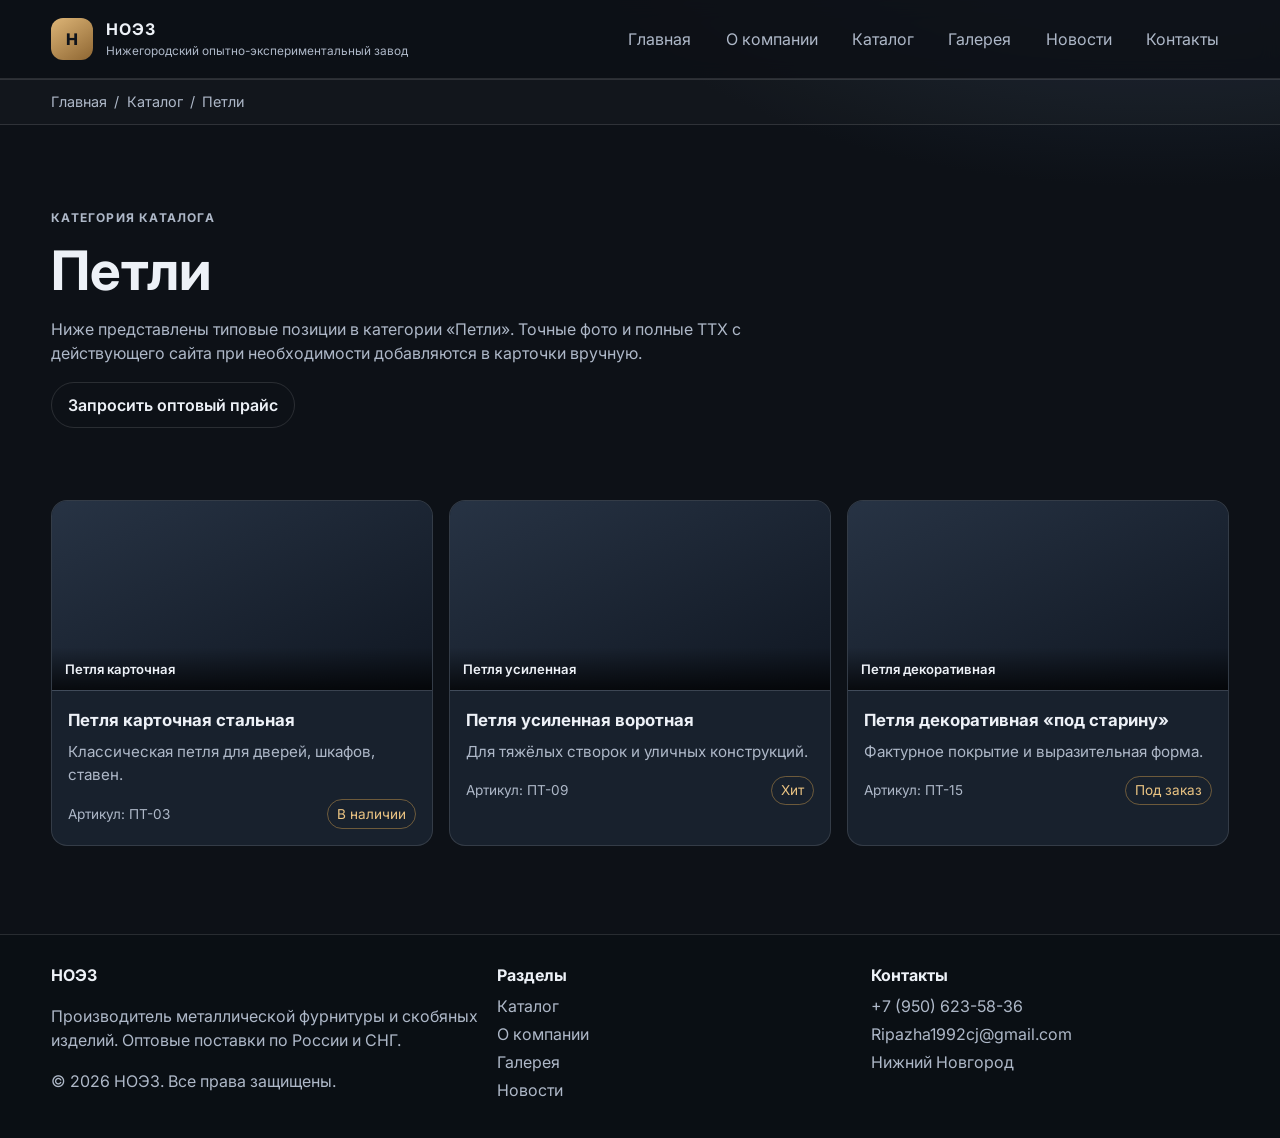
<file: category-hinges.html>
<!doctype html>
<html lang="ru">
<head>
  <meta charset="UTF-8" />
  <meta name="viewport" content="width=device-width, initial-scale=1.0" />
  <title>Петли — НОЭЗ</title>
  <meta name="description" content="Категория Петли в каталоге НОЭЗ" />
  <link rel="preconnect" href="https://fonts.googleapis.com" />
  <link rel="preconnect" href="https://fonts.gstatic.com" crossorigin />
  <link href="https://fonts.googleapis.com/css2?family=Inter:wght@400;500;600;700;800&display=swap" rel="stylesheet" />
  <link rel="stylesheet" href="styles.css" />
</head>
<body>

<header class="header">
  <div class="container header-inner">
    <a class="brand" href="index.html" aria-label="НОЭЗ">
      <span class="brand-mark" aria-hidden="true">Н</span>
      <span><strong>НОЭЗ</strong><small>Нижегородский опытно-экспериментальный завод</small></span>
    </a>
    <button class="menu-toggle" aria-expanded="false" aria-controls="mobile-menu"><span></span><span></span><span></span></button>
    <nav class="nav" aria-label="Главная навигация">
      <a data-nav href="index.html">Главная</a>
      <a data-nav href="about.html">О компании</a>
      <a data-nav href="catalog.html">Каталог</a>
      <a data-nav href="gallery.html">Галерея</a>
      <a data-nav href="news.html">Новости</a>
      <a data-nav href="contacts.html">Контакты</a>
    </nav>
  </div>
  <nav class="mobile-menu" id="mobile-menu" aria-label="Мобильное меню">
    <a href="index.html">Главная</a>
    <a href="about.html">О компании</a>
    <a href="catalog.html">Каталог</a>
    <a href="category-locks.html">Замки</a>
    <a href="category-hinges.html">Петли</a>
    <a href="category-handles.html">Ручки</a>
    <a href="category-latches.html">Задвижки и защёлки</a>
    <a href="category-antique.html">Под старину</a>
    <a href="gallery.html">Галерея</a>
    <a href="news.html">Новости</a>
    <a href="contacts.html">Контакты</a>
  </nav>
</header>


<div class="breadcrumbs"><div class="container"><a href="index.html">Главная</a> / <a href="catalog.html">Каталог</a> / <span>Петли</span></div></div>
<main>
<section class="page-hero"><div class="container"><p class="eyebrow">Категория каталога</p><h1>Петли</h1><p>Ниже представлены типовые позиции в категории «Петли». Точные фото и полные ТТХ с действующего сайта при необходимости добавляются в карточки вручную.</p><div class="btn-row"><a class="btn btn-secondary" href="contacts.html">Запросить оптовый прайс</a></div></div></section>
<section><div class="container grid cards-3"><article class="card"><div class="media placeholder" data-label="Петля карточная"></div><div class="card-content"><h3>Петля карточная стальная</h3><p>Классическая петля для дверей, шкафов, ставен.</p><div class="product-meta"><span>Артикул: ПТ-03</span><span class="badge">В наличии</span></div></div></article><article class="card"><div class="media placeholder" data-label="Петля усиленная"></div><div class="card-content"><h3>Петля усиленная воротная</h3><p>Для тяжёлых створок и уличных конструкций.</p><div class="product-meta"><span>Артикул: ПТ-09</span><span class="badge">Хит</span></div></div></article><article class="card"><div class="media placeholder" data-label="Петля декоративная"></div><div class="card-content"><h3>Петля декоративная «под старину»</h3><p>Фактурное покрытие и выразительная форма.</p><div class="product-meta"><span>Артикул: ПТ-15</span><span class="badge">Под заказ</span></div></div></article></div></section>
</main>


<footer class="footer">
  <div class="container footer-grid">
    <div>
      <h4>НОЭЗ</h4>
      <p class="muted">Производитель металлической фурнитуры и скобяных изделий. Оптовые поставки по России и СНГ.</p>
      <p class="muted">© <span id="year"></span> НОЭЗ. Все права защищены.</p>
    </div>
    <div>
      <h4>Разделы</h4>
      <a href="catalog.html">Каталог</a>
      <a href="about.html">О компании</a>
      <a href="gallery.html">Галерея</a>
      <a href="news.html">Новости</a>
    </div>
    <div>
      <h4>Контакты</h4>
      <a href="tel:+79506235836">+7 (950) 623-58-36</a>
      <a href="mailto:Ripazha1992cj@gmail.com">Ripazha1992cj@gmail.com</a>
      <span class="muted">Нижний Новгород</span>
    </div>
  </div>
</footer>
<script src="script.js"></script>

</body>
</html>
</file>
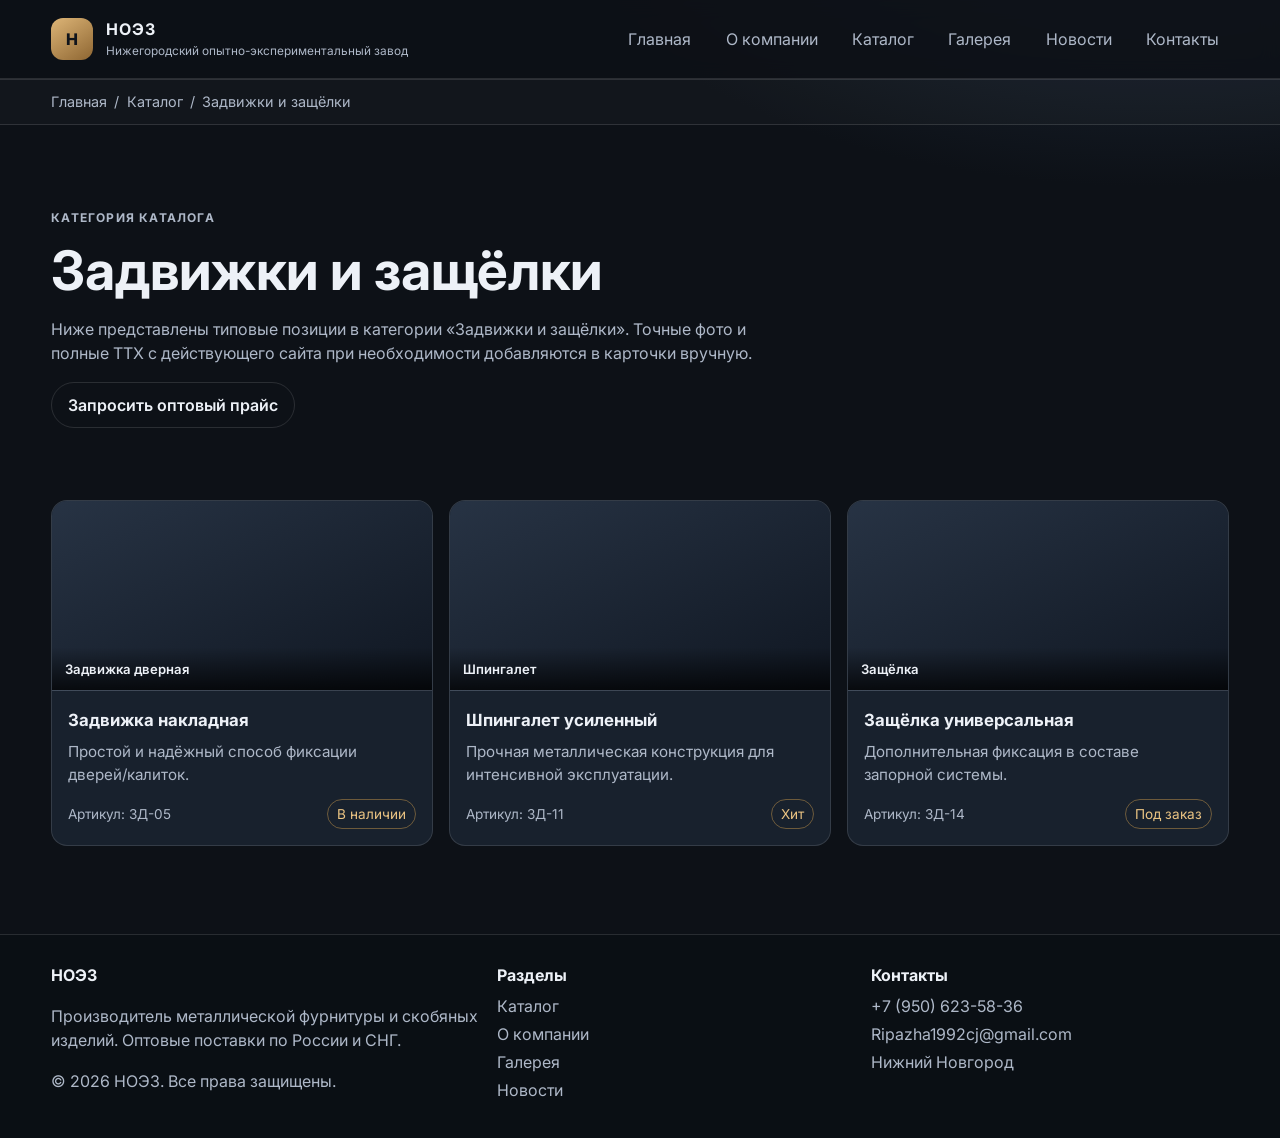
<file: category-latches.html>
<!doctype html>
<html lang="ru">
<head>
  <meta charset="UTF-8" />
  <meta name="viewport" content="width=device-width, initial-scale=1.0" />
  <title>Задвижки и защёлки — НОЭЗ</title>
  <meta name="description" content="Категория Задвижки и защёлки в каталоге НОЭЗ" />
  <link rel="preconnect" href="https://fonts.googleapis.com" />
  <link rel="preconnect" href="https://fonts.gstatic.com" crossorigin />
  <link href="https://fonts.googleapis.com/css2?family=Inter:wght@400;500;600;700;800&display=swap" rel="stylesheet" />
  <link rel="stylesheet" href="styles.css" />
</head>
<body>

<header class="header">
  <div class="container header-inner">
    <a class="brand" href="index.html" aria-label="НОЭЗ">
      <span class="brand-mark" aria-hidden="true">Н</span>
      <span><strong>НОЭЗ</strong><small>Нижегородский опытно-экспериментальный завод</small></span>
    </a>
    <button class="menu-toggle" aria-expanded="false" aria-controls="mobile-menu"><span></span><span></span><span></span></button>
    <nav class="nav" aria-label="Главная навигация">
      <a data-nav href="index.html">Главная</a>
      <a data-nav href="about.html">О компании</a>
      <a data-nav href="catalog.html">Каталог</a>
      <a data-nav href="gallery.html">Галерея</a>
      <a data-nav href="news.html">Новости</a>
      <a data-nav href="contacts.html">Контакты</a>
    </nav>
  </div>
  <nav class="mobile-menu" id="mobile-menu" aria-label="Мобильное меню">
    <a href="index.html">Главная</a>
    <a href="about.html">О компании</a>
    <a href="catalog.html">Каталог</a>
    <a href="category-locks.html">Замки</a>
    <a href="category-hinges.html">Петли</a>
    <a href="category-handles.html">Ручки</a>
    <a href="category-latches.html">Задвижки и защёлки</a>
    <a href="category-antique.html">Под старину</a>
    <a href="gallery.html">Галерея</a>
    <a href="news.html">Новости</a>
    <a href="contacts.html">Контакты</a>
  </nav>
</header>


<div class="breadcrumbs"><div class="container"><a href="index.html">Главная</a> / <a href="catalog.html">Каталог</a> / <span>Задвижки и защёлки</span></div></div>
<main>
<section class="page-hero"><div class="container"><p class="eyebrow">Категория каталога</p><h1>Задвижки и защёлки</h1><p>Ниже представлены типовые позиции в категории «Задвижки и защёлки». Точные фото и полные ТТХ с действующего сайта при необходимости добавляются в карточки вручную.</p><div class="btn-row"><a class="btn btn-secondary" href="contacts.html">Запросить оптовый прайс</a></div></div></section>
<section><div class="container grid cards-3"><article class="card"><div class="media placeholder" data-label="Задвижка дверная"></div><div class="card-content"><h3>Задвижка накладная</h3><p>Простой и надёжный способ фиксации дверей/калиток.</p><div class="product-meta"><span>Артикул: ЗД-05</span><span class="badge">В наличии</span></div></div></article><article class="card"><div class="media placeholder" data-label="Шпингалет"></div><div class="card-content"><h3>Шпингалет усиленный</h3><p>Прочная металлическая конструкция для интенсивной эксплуатации.</p><div class="product-meta"><span>Артикул: ЗД-11</span><span class="badge">Хит</span></div></div></article><article class="card"><div class="media placeholder" data-label="Защёлка"></div><div class="card-content"><h3>Защёлка универсальная</h3><p>Дополнительная фиксация в составе запорной системы.</p><div class="product-meta"><span>Артикул: ЗД-14</span><span class="badge">Под заказ</span></div></div></article></div></section>
</main>


<footer class="footer">
  <div class="container footer-grid">
    <div>
      <h4>НОЭЗ</h4>
      <p class="muted">Производитель металлической фурнитуры и скобяных изделий. Оптовые поставки по России и СНГ.</p>
      <p class="muted">© <span id="year"></span> НОЭЗ. Все права защищены.</p>
    </div>
    <div>
      <h4>Разделы</h4>
      <a href="catalog.html">Каталог</a>
      <a href="about.html">О компании</a>
      <a href="gallery.html">Галерея</a>
      <a href="news.html">Новости</a>
    </div>
    <div>
      <h4>Контакты</h4>
      <a href="tel:+79506235836">+7 (950) 623-58-36</a>
      <a href="mailto:Ripazha1992cj@gmail.com">Ripazha1992cj@gmail.com</a>
      <span class="muted">Нижний Новгород</span>
    </div>
  </div>
</footer>
<script src="script.js"></script>

</body>
</html>
</file>
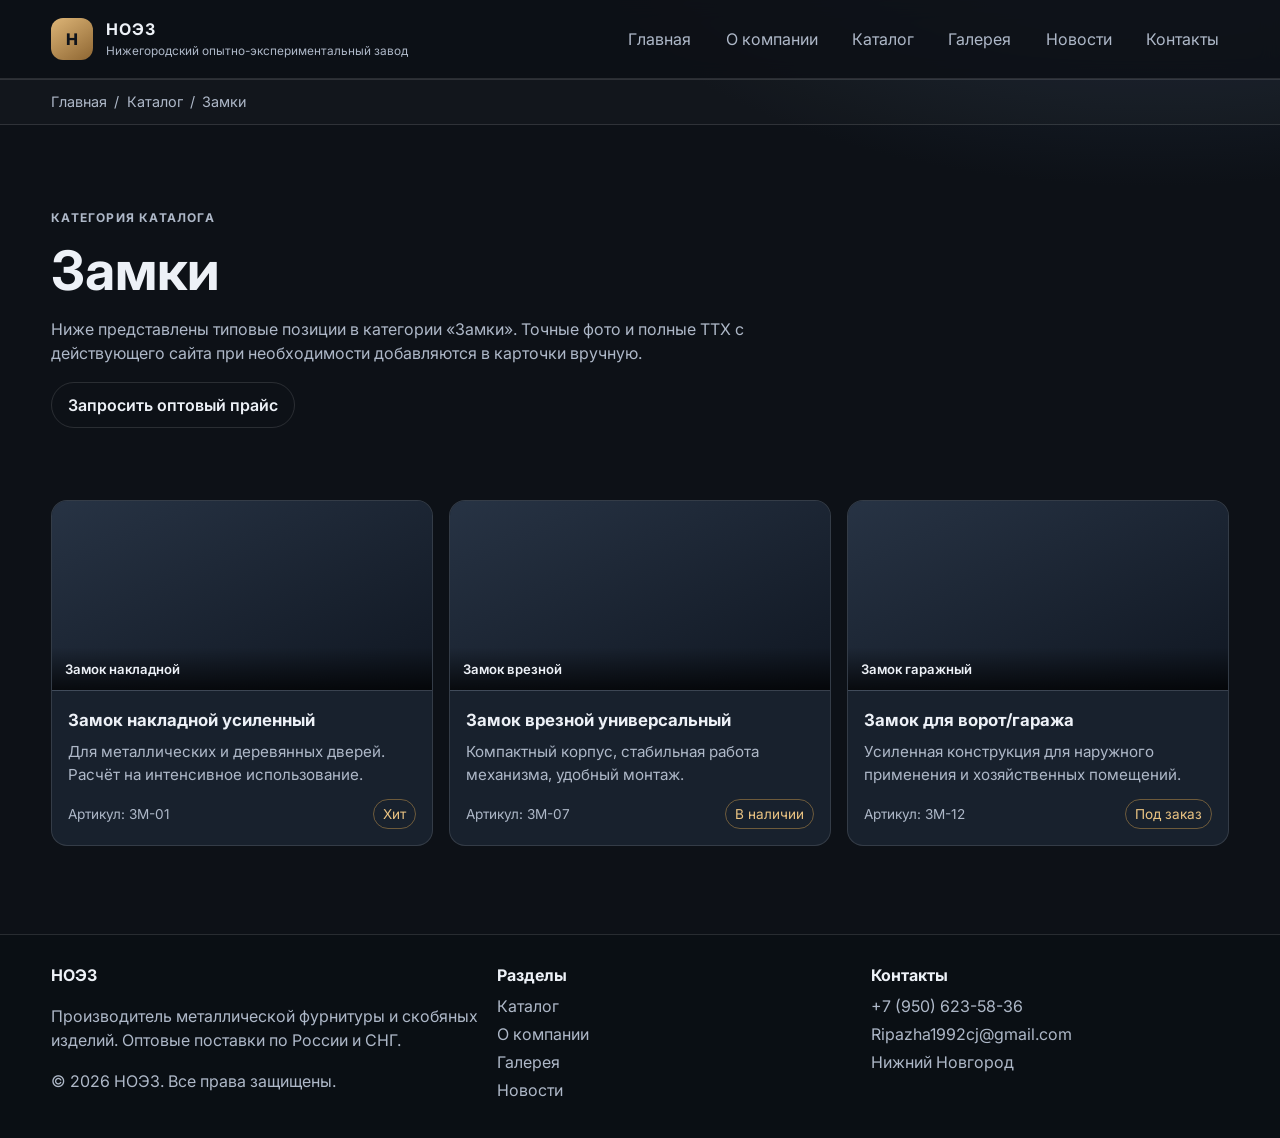
<file: category-locks.html>
<!doctype html>
<html lang="ru">
<head>
  <meta charset="UTF-8" />
  <meta name="viewport" content="width=device-width, initial-scale=1.0" />
  <title>Замки — НОЭЗ</title>
  <meta name="description" content="Категория Замки в каталоге НОЭЗ" />
  <link rel="preconnect" href="https://fonts.googleapis.com" />
  <link rel="preconnect" href="https://fonts.gstatic.com" crossorigin />
  <link href="https://fonts.googleapis.com/css2?family=Inter:wght@400;500;600;700;800&display=swap" rel="stylesheet" />
  <link rel="stylesheet" href="styles.css" />
</head>
<body>

<header class="header">
  <div class="container header-inner">
    <a class="brand" href="index.html" aria-label="НОЭЗ">
      <span class="brand-mark" aria-hidden="true">Н</span>
      <span><strong>НОЭЗ</strong><small>Нижегородский опытно-экспериментальный завод</small></span>
    </a>
    <button class="menu-toggle" aria-expanded="false" aria-controls="mobile-menu"><span></span><span></span><span></span></button>
    <nav class="nav" aria-label="Главная навигация">
      <a data-nav href="index.html">Главная</a>
      <a data-nav href="about.html">О компании</a>
      <a data-nav href="catalog.html">Каталог</a>
      <a data-nav href="gallery.html">Галерея</a>
      <a data-nav href="news.html">Новости</a>
      <a data-nav href="contacts.html">Контакты</a>
    </nav>
  </div>
  <nav class="mobile-menu" id="mobile-menu" aria-label="Мобильное меню">
    <a href="index.html">Главная</a>
    <a href="about.html">О компании</a>
    <a href="catalog.html">Каталог</a>
    <a href="category-locks.html">Замки</a>
    <a href="category-hinges.html">Петли</a>
    <a href="category-handles.html">Ручки</a>
    <a href="category-latches.html">Задвижки и защёлки</a>
    <a href="category-antique.html">Под старину</a>
    <a href="gallery.html">Галерея</a>
    <a href="news.html">Новости</a>
    <a href="contacts.html">Контакты</a>
  </nav>
</header>


<div class="breadcrumbs"><div class="container"><a href="index.html">Главная</a> / <a href="catalog.html">Каталог</a> / <span>Замки</span></div></div>
<main>
<section class="page-hero"><div class="container"><p class="eyebrow">Категория каталога</p><h1>Замки</h1><p>Ниже представлены типовые позиции в категории «Замки». Точные фото и полные ТТХ с действующего сайта при необходимости добавляются в карточки вручную.</p><div class="btn-row"><a class="btn btn-secondary" href="contacts.html">Запросить оптовый прайс</a></div></div></section>
<section><div class="container grid cards-3"><article class="card"><div class="media placeholder" data-label="Замок накладной"></div><div class="card-content"><h3>Замок накладной усиленный</h3><p>Для металлических и деревянных дверей. Расчёт на интенсивное использование.</p><div class="product-meta"><span>Артикул: ЗМ-01</span><span class="badge">Хит</span></div></div></article><article class="card"><div class="media placeholder" data-label="Замок врезной"></div><div class="card-content"><h3>Замок врезной универсальный</h3><p>Компактный корпус, стабильная работа механизма, удобный монтаж.</p><div class="product-meta"><span>Артикул: ЗМ-07</span><span class="badge">В наличии</span></div></div></article><article class="card"><div class="media placeholder" data-label="Замок гаражный"></div><div class="card-content"><h3>Замок для ворот/гаража</h3><p>Усиленная конструкция для наружного применения и хозяйственных помещений.</p><div class="product-meta"><span>Артикул: ЗМ-12</span><span class="badge">Под заказ</span></div></div></article></div></section>
</main>


<footer class="footer">
  <div class="container footer-grid">
    <div>
      <h4>НОЭЗ</h4>
      <p class="muted">Производитель металлической фурнитуры и скобяных изделий. Оптовые поставки по России и СНГ.</p>
      <p class="muted">© <span id="year"></span> НОЭЗ. Все права защищены.</p>
    </div>
    <div>
      <h4>Разделы</h4>
      <a href="catalog.html">Каталог</a>
      <a href="about.html">О компании</a>
      <a href="gallery.html">Галерея</a>
      <a href="news.html">Новости</a>
    </div>
    <div>
      <h4>Контакты</h4>
      <a href="tel:+79506235836">+7 (950) 623-58-36</a>
      <a href="mailto:Ripazha1992cj@gmail.com">Ripazha1992cj@gmail.com</a>
      <span class="muted">Нижний Новгород</span>
    </div>
  </div>
</footer>
<script src="script.js"></script>

</body>
</html>
</file>
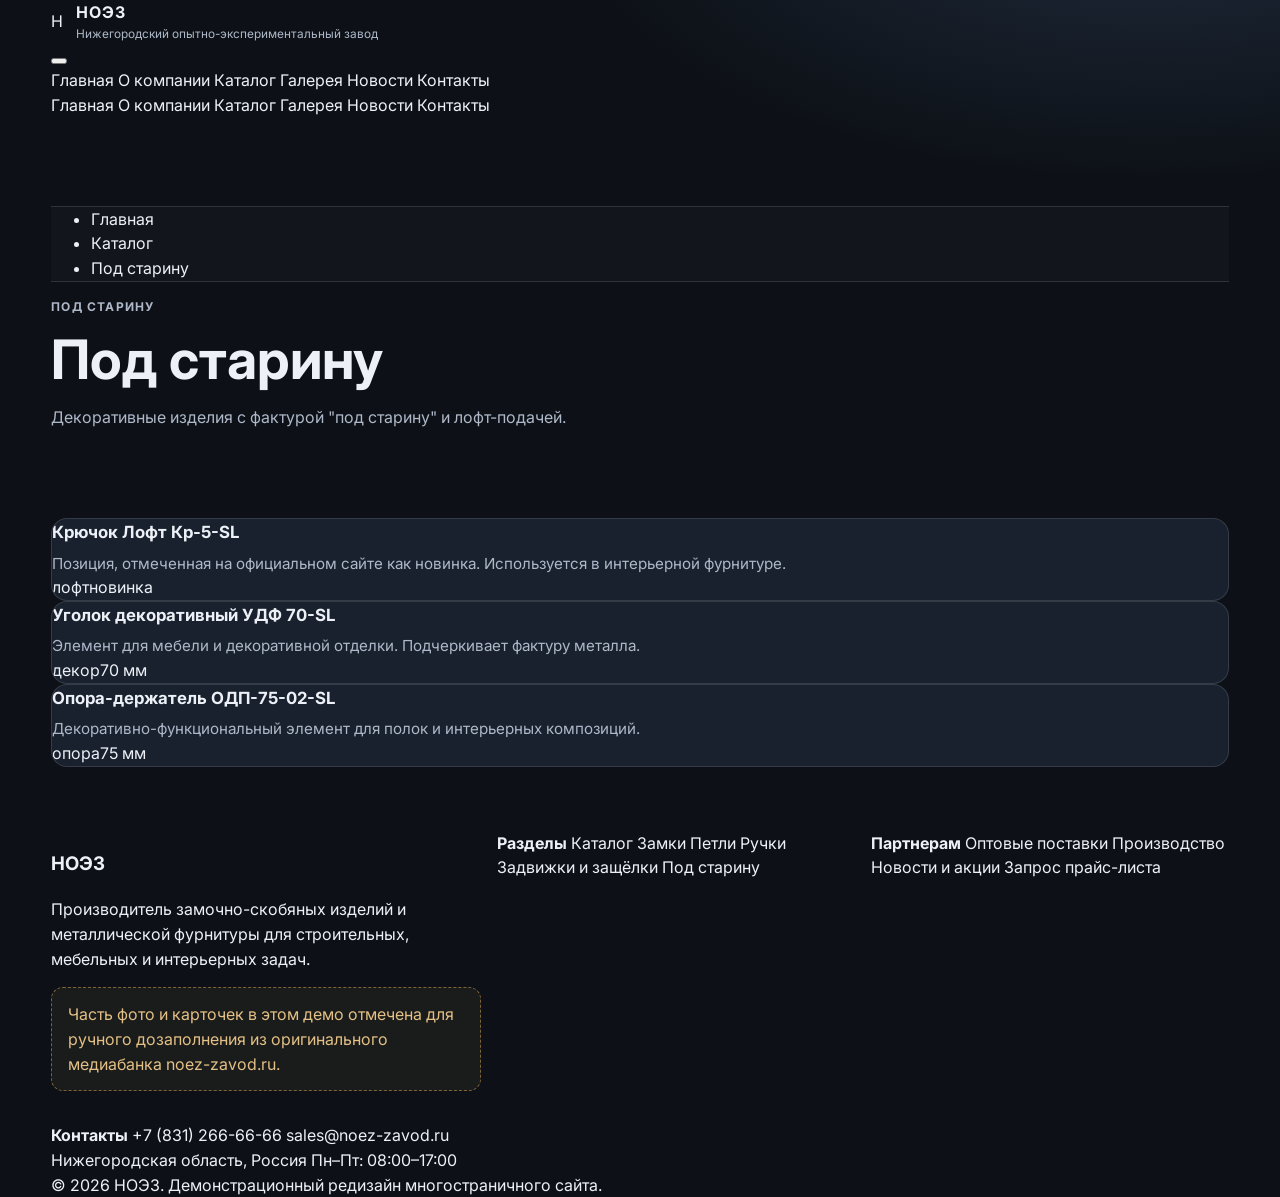
<file: category-vintage.html>
<!doctype html>
<html lang="ru">
<head>
  <meta charset="UTF-8" />
  <meta name="viewport" content="width=device-width, initial-scale=1.0" />
  <title>Под старину НОЭЗ</title>
  <link rel="preconnect" href="https://fonts.googleapis.com" />
  <link rel="preconnect" href="https://fonts.gstatic.com" crossorigin />
  <link href="https://fonts.googleapis.com/css2?family=Inter:wght@400;500;600;700;800&display=swap" rel="stylesheet" />
  <link rel="stylesheet" href="styles.css" />
</head>
<body data-page="catalog"><header class="site-header">
  <div class="container header-row">
    <a class="brand" href="index.html" aria-label="НОЭЗ">
      <span class="brand-badge">Н</span>
      <span><strong>НОЭЗ</strong><small>Нижегородский опытно-экспериментальный завод</small></span>
    </a>
    <button class="menu-btn" aria-expanded="false" aria-controls="mobile-nav"><span></span><span></span><span></span></button>
    <nav class="main-nav" aria-label="Главное меню">
      <a href="index.html" data-nav="home">Главная</a>
      <a href="about.html" data-nav="about">О компании</a>
      <a href="catalog.html" data-nav="catalog">Каталог</a>
      <a href="gallery.html" data-nav="gallery">Галерея</a>
      <a href="news.html" data-nav="news">Новости</a>
      <a href="contacts.html" data-nav="contacts">Контакты</a>
    </nav>
  </div>
  <nav class="mobile-nav" id="mobile-nav" aria-label="Мобильная навигация"><div class="container">
    <a href="index.html" data-nav="home">Главная</a>
    <a href="about.html" data-nav="about">О компании</a>
    <a href="catalog.html" data-nav="catalog">Каталог</a>
    <a href="gallery.html" data-nav="gallery">Галерея</a>
    <a href="news.html" data-nav="news">Новости</a>
    <a href="contacts.html" data-nav="contacts">Контакты</a>
  </div></nav>
</header><main>
<section class="page-hero"><div class="container">
<ul class="breadcrumbs"><li><a href="index.html">Главная</a></li><li><a href="catalog.html">Каталог</a></li><li>Под старину</li></ul>
<div class="page-title-wrap"><p class="eyebrow">Под старину</p><h1>Под старину</h1><p>Декоративные изделия с фактурой "под старину" и лофт-подачей.</p></div></div></section>
<section class="section alt"><div class="container grid-3"><article class="card product-card"><div class="product-photo" data-note="Фото перенести вручную из раздела новинок"></div><h3>Крючок Лофт Кр-5-SL</h3><p>Позиция, отмеченная на официальном сайте как новинка. Используется в интерьерной фурнитуре.</p><div class="meta"><span class="tag">лофт</span><span class="tag">новинка</span></div></article><article class="card product-card"><div class="product-photo" data-note="Фото перенести вручную из раздела новинок"></div><h3>Уголок декоративный УДФ 70-SL</h3><p>Элемент для мебели и декоративной отделки. Подчеркивает фактуру металла.</p><div class="meta"><span class="tag">декор</span><span class="tag">70 мм</span></div></article><article class="card product-card"><div class="product-photo" data-note="Фото перенести вручную из раздела новинок"></div><h3>Опора-держатель ОДП-75-02-SL</h3><p>Декоративно-функциональный элемент для полок и интерьерных композиций.</p><div class="meta"><span class="tag">опора</span><span class="tag">75 мм</span></div></article></div></section>
</main><footer class="site-footer">
  <div class="container footer-grid">
    <div>
      <h3>НОЭЗ</h3>
      <p>Производитель замочно-скобяных изделий и металлической фурнитуры для строительных, мебельных и интерьерных задач.</p>
      <p class="notice">Часть фото и карточек в этом демо отмечена для ручного дозаполнения из оригинального медиабанка noez-zavod.ru.</p>
    </div>
    <div class="footer-links">
      <strong>Разделы</strong>
      <a href="catalog.html">Каталог</a>
      <a href="category-locks.html">Замки</a>
      <a href="category-hinges.html">Петли</a>
      <a href="category-handles.html">Ручки</a>
      <a href="category-bolts.html">Задвижки и защёлки</a>
      <a href="category-vintage.html">Под старину</a>
    </div>
    <div class="footer-links">
      <strong>Партнерам</strong>
      <a href="about.html#dealers">Оптовые поставки</a>
      <a href="about.html#production">Производство</a>
      <a href="news.html">Новости и акции</a>
      <a href="contacts.html">Запрос прайс-листа</a>
    </div>
    <div class="footer-links">
      <strong>Контакты</strong>
      <a href="tel:+78312666666">+7 (831) 266-66-66</a>
      <a href="mailto:sales@noez-zavod.ru">sales@noez-zavod.ru</a>
      <span>Нижегородская область, Россия</span>
      <span>Пн–Пт: 08:00–17:00</span>
    </div>
  </div>
  <div class="container footer-bottom">© <span id="year"></span> НОЭЗ. Демонстрационный редизайн многостраничного сайта.</div>
</footer><script src="script.js"></script></body></html>
</file>
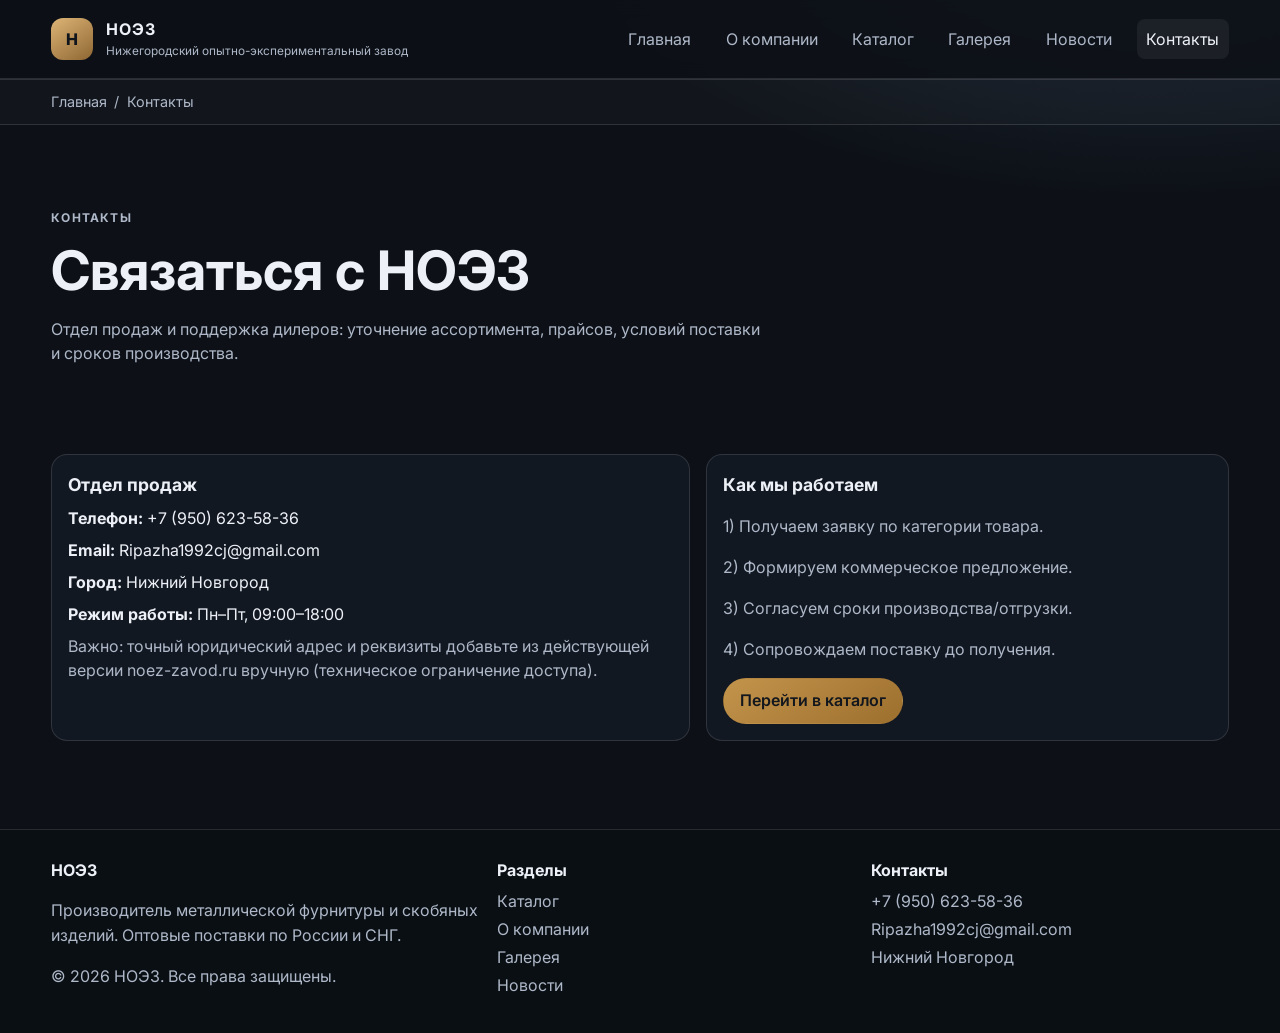
<file: contacts.html>
<!doctype html>
<html lang="ru">
<head>
  <meta charset="UTF-8" />
  <meta name="viewport" content="width=device-width, initial-scale=1.0" />
  <title>Контакты НОЭЗ</title>
  <meta name="description" content="Контакты, реквизиты и форма связи с НОЭЗ." />
  <link rel="preconnect" href="https://fonts.googleapis.com" />
  <link rel="preconnect" href="https://fonts.gstatic.com" crossorigin />
  <link href="https://fonts.googleapis.com/css2?family=Inter:wght@400;500;600;700;800&display=swap" rel="stylesheet" />
  <link rel="stylesheet" href="styles.css" />
</head>
<body>

<header class="header">
  <div class="container header-inner">
    <a class="brand" href="index.html" aria-label="НОЭЗ">
      <span class="brand-mark" aria-hidden="true">Н</span>
      <span><strong>НОЭЗ</strong><small>Нижегородский опытно-экспериментальный завод</small></span>
    </a>
    <button class="menu-toggle" aria-expanded="false" aria-controls="mobile-menu"><span></span><span></span><span></span></button>
    <nav class="nav" aria-label="Главная навигация">
      <a data-nav href="index.html">Главная</a>
      <a data-nav href="about.html">О компании</a>
      <a data-nav href="catalog.html">Каталог</a>
      <a data-nav href="gallery.html">Галерея</a>
      <a data-nav href="news.html">Новости</a>
      <a data-nav href="contacts.html">Контакты</a>
    </nav>
  </div>
  <nav class="mobile-menu" id="mobile-menu" aria-label="Мобильное меню">
    <a href="index.html">Главная</a>
    <a href="about.html">О компании</a>
    <a href="catalog.html">Каталог</a>
    <a href="category-locks.html">Замки</a>
    <a href="category-hinges.html">Петли</a>
    <a href="category-handles.html">Ручки</a>
    <a href="category-latches.html">Задвижки и защёлки</a>
    <a href="category-antique.html">Под старину</a>
    <a href="gallery.html">Галерея</a>
    <a href="news.html">Новости</a>
    <a href="contacts.html">Контакты</a>
  </nav>
</header>


<div class="breadcrumbs"><div class="container"><a href="index.html">Главная</a> / <span>Контакты</span></div></div>
<main>
<section class="page-hero"><div class="container"><p class="eyebrow">Контакты</p><h1>Связаться с НОЭЗ</h1><p>Отдел продаж и поддержка дилеров: уточнение ассортимента, прайсов, условий поставки и сроков производства.</p></div></section>
<section>
  <div class="container contacts-wrap">
    <article class="tile contact-list">
      <strong>Отдел продаж</strong>
      <p><b>Телефон:</b> <a href="tel:+79506235836">+7 (950) 623-58-36</a></p>
      <p><b>Email:</b> <a href="mailto:Ripazha1992cj@gmail.com">Ripazha1992cj@gmail.com</a></p>
      <p><b>Город:</b> Нижний Новгород</p>
      <p><b>Режим работы:</b> Пн–Пт, 09:00–18:00</p>
      <p class="muted">Важно: точный юридический адрес и реквизиты добавьте из действующей версии noez-zavod.ru вручную (техническое ограничение доступа).</p>
    </article>
    <article class="tile">
      <strong>Как мы работаем</strong>
      <p class="muted">1) Получаем заявку по категории товара.</p>
      <p class="muted">2) Формируем коммерческое предложение.</p>
      <p class="muted">3) Согласуем сроки производства/отгрузки.</p>
      <p class="muted">4) Сопровождаем поставку до получения.</p>
      <div class="btn-row"><a class="btn btn-primary" href="catalog.html">Перейти в каталог</a></div>
    </article>
  </div>
</section>
</main>


<footer class="footer">
  <div class="container footer-grid">
    <div>
      <h4>НОЭЗ</h4>
      <p class="muted">Производитель металлической фурнитуры и скобяных изделий. Оптовые поставки по России и СНГ.</p>
      <p class="muted">© <span id="year"></span> НОЭЗ. Все права защищены.</p>
    </div>
    <div>
      <h4>Разделы</h4>
      <a href="catalog.html">Каталог</a>
      <a href="about.html">О компании</a>
      <a href="gallery.html">Галерея</a>
      <a href="news.html">Новости</a>
    </div>
    <div>
      <h4>Контакты</h4>
      <a href="tel:+79506235836">+7 (950) 623-58-36</a>
      <a href="mailto:Ripazha1992cj@gmail.com">Ripazha1992cj@gmail.com</a>
      <span class="muted">Нижний Новгород</span>
    </div>
  </div>
</footer>
<script src="script.js"></script>

</body>
</html>
</file>
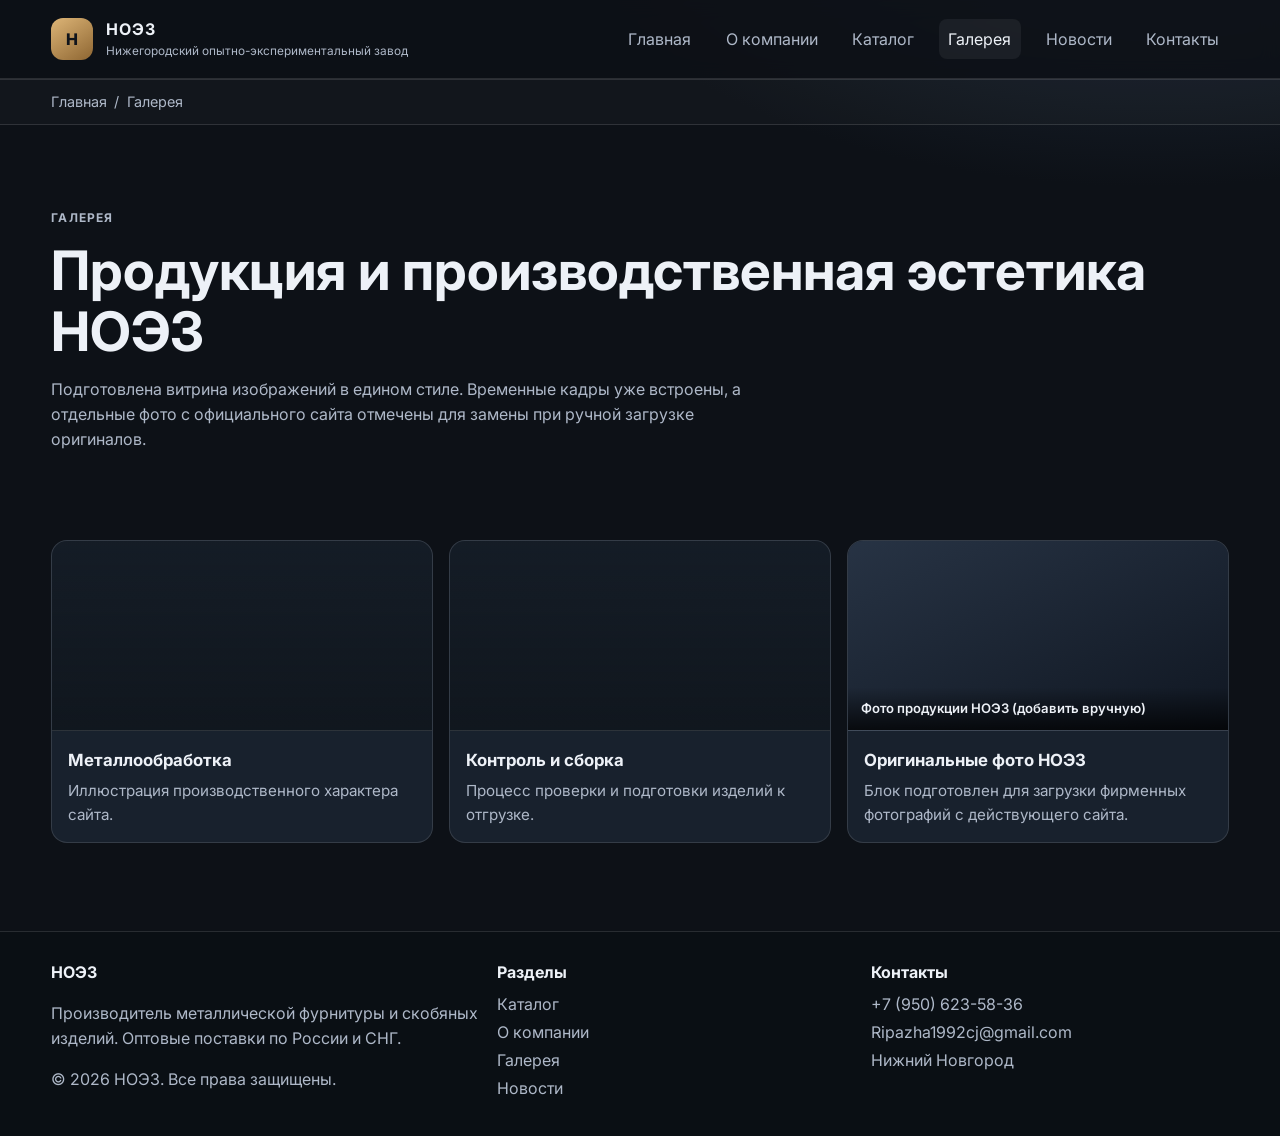
<file: gallery.html>
<!doctype html>
<html lang="ru">
<head>
  <meta charset="UTF-8" />
  <meta name="viewport" content="width=device-width, initial-scale=1.0" />
  <title>Галерея НОЭЗ</title>
  <meta name="description" content="Галерея продукции и производственных сцен НОЭЗ." />
  <link rel="preconnect" href="https://fonts.googleapis.com" />
  <link rel="preconnect" href="https://fonts.gstatic.com" crossorigin />
  <link href="https://fonts.googleapis.com/css2?family=Inter:wght@400;500;600;700;800&display=swap" rel="stylesheet" />
  <link rel="stylesheet" href="styles.css" />
</head>
<body>

<header class="header">
  <div class="container header-inner">
    <a class="brand" href="index.html" aria-label="НОЭЗ">
      <span class="brand-mark" aria-hidden="true">Н</span>
      <span><strong>НОЭЗ</strong><small>Нижегородский опытно-экспериментальный завод</small></span>
    </a>
    <button class="menu-toggle" aria-expanded="false" aria-controls="mobile-menu"><span></span><span></span><span></span></button>
    <nav class="nav" aria-label="Главная навигация">
      <a data-nav href="index.html">Главная</a>
      <a data-nav href="about.html">О компании</a>
      <a data-nav href="catalog.html">Каталог</a>
      <a data-nav href="gallery.html">Галерея</a>
      <a data-nav href="news.html">Новости</a>
      <a data-nav href="contacts.html">Контакты</a>
    </nav>
  </div>
  <nav class="mobile-menu" id="mobile-menu" aria-label="Мобильное меню">
    <a href="index.html">Главная</a>
    <a href="about.html">О компании</a>
    <a href="catalog.html">Каталог</a>
    <a href="category-locks.html">Замки</a>
    <a href="category-hinges.html">Петли</a>
    <a href="category-handles.html">Ручки</a>
    <a href="category-latches.html">Задвижки и защёлки</a>
    <a href="category-antique.html">Под старину</a>
    <a href="gallery.html">Галерея</a>
    <a href="news.html">Новости</a>
    <a href="contacts.html">Контакты</a>
  </nav>
</header>


<div class="breadcrumbs"><div class="container"><a href="index.html">Главная</a> / <span>Галерея</span></div></div>
<main>
  <section class="page-hero"><div class="container"><p class="eyebrow">Галерея</p><h1>Продукция и производственная эстетика НОЭЗ</h1><p>Подготовлена витрина изображений в едином стиле. Временные кадры уже встроены, а отдельные фото с официального сайта отмечены для замены при ручной загрузке оригиналов.</p></div></section>
  <section><div class="container grid cards-3">
    <article class="card"><div class="media" style="background-image:linear-gradient(rgba(12,17,22,.3),rgba(12,17,22,.65)),url('https://images.unsplash.com/photo-1567789884554-0b844b597180?auto=format&fit=crop&w=900&q=80')"></div><div class="card-content"><h3>Металлообработка</h3><p>Иллюстрация производственного характера сайта.</p></div></article>
    <article class="card"><div class="media" style="background-image:linear-gradient(rgba(12,17,22,.3),rgba(12,17,22,.65)),url('https://images.unsplash.com/photo-1581092921461-7d65ca45393a?auto=format&fit=crop&w=900&q=80')"></div><div class="card-content"><h3>Контроль и сборка</h3><p>Процесс проверки и подготовки изделий к отгрузке.</p></div></article>
    <article class="card"><div class="media placeholder" data-label="Фото продукции НОЭЗ (добавить вручную)"></div><div class="card-content"><h3>Оригинальные фото НОЭЗ</h3><p>Блок подготовлен для загрузки фирменных фотографий с действующего сайта.</p></div></article>
  </div></section>
</main>


<footer class="footer">
  <div class="container footer-grid">
    <div>
      <h4>НОЭЗ</h4>
      <p class="muted">Производитель металлической фурнитуры и скобяных изделий. Оптовые поставки по России и СНГ.</p>
      <p class="muted">© <span id="year"></span> НОЭЗ. Все права защищены.</p>
    </div>
    <div>
      <h4>Разделы</h4>
      <a href="catalog.html">Каталог</a>
      <a href="about.html">О компании</a>
      <a href="gallery.html">Галерея</a>
      <a href="news.html">Новости</a>
    </div>
    <div>
      <h4>Контакты</h4>
      <a href="tel:+79506235836">+7 (950) 623-58-36</a>
      <a href="mailto:Ripazha1992cj@gmail.com">Ripazha1992cj@gmail.com</a>
      <span class="muted">Нижний Новгород</span>
    </div>
  </div>
</footer>
<script src="script.js"></script>

</body>
</html>
</file>
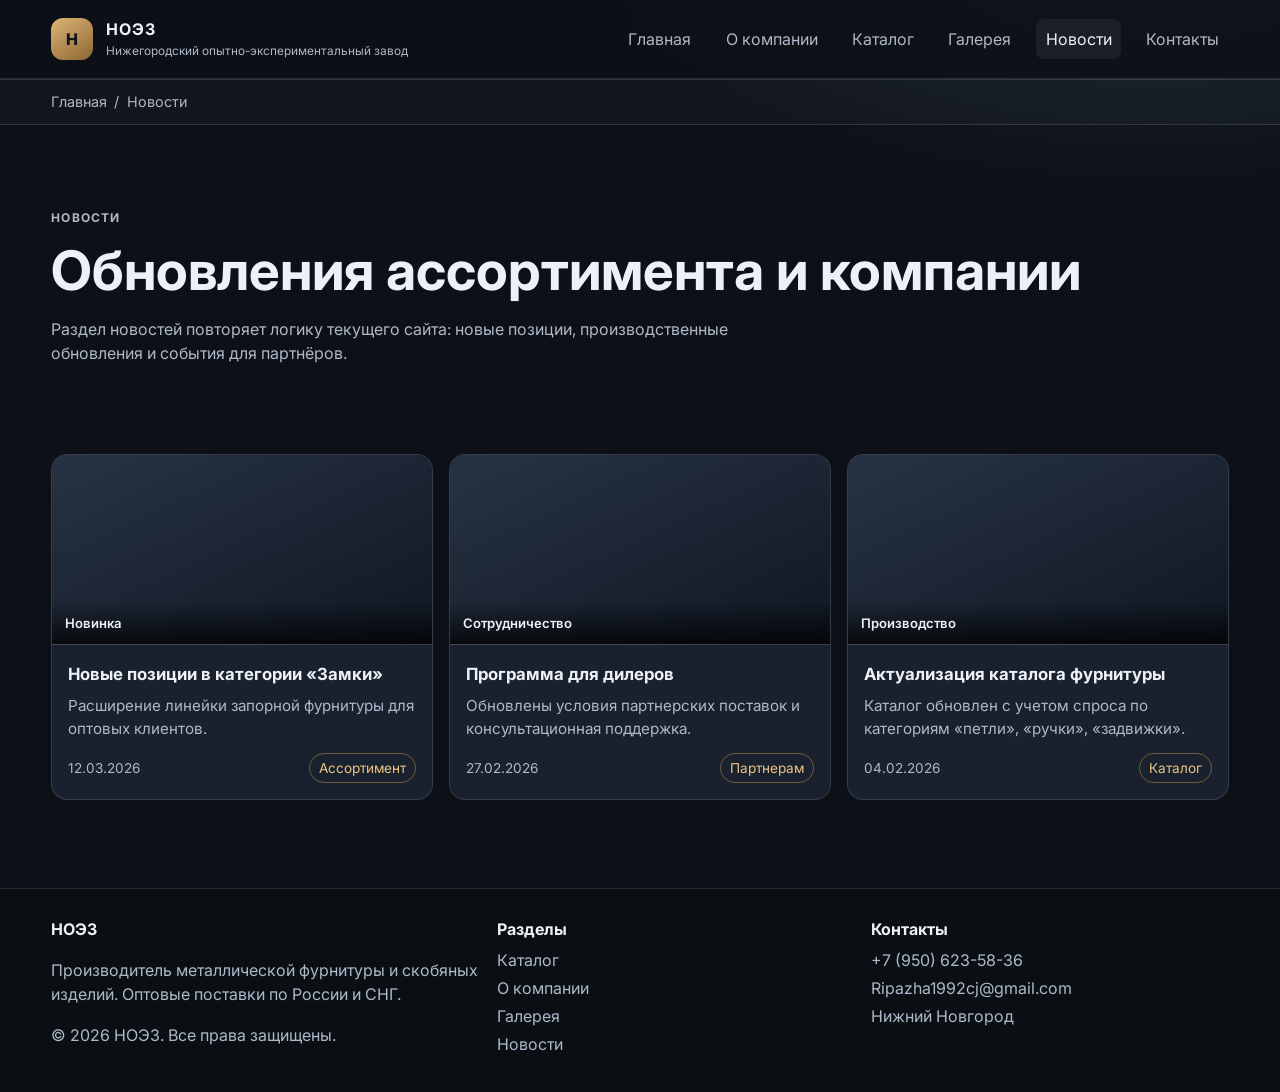
<file: news.html>
<!doctype html>
<html lang="ru">
<head>
  <meta charset="UTF-8" />
  <meta name="viewport" content="width=device-width, initial-scale=1.0" />
  <title>Новости НОЭЗ</title>
  <meta name="description" content="Новости и обновления ассортимента НОЭЗ." />
  <link rel="preconnect" href="https://fonts.googleapis.com" />
  <link rel="preconnect" href="https://fonts.gstatic.com" crossorigin />
  <link href="https://fonts.googleapis.com/css2?family=Inter:wght@400;500;600;700;800&display=swap" rel="stylesheet" />
  <link rel="stylesheet" href="styles.css" />
</head>
<body>

<header class="header">
  <div class="container header-inner">
    <a class="brand" href="index.html" aria-label="НОЭЗ">
      <span class="brand-mark" aria-hidden="true">Н</span>
      <span><strong>НОЭЗ</strong><small>Нижегородский опытно-экспериментальный завод</small></span>
    </a>
    <button class="menu-toggle" aria-expanded="false" aria-controls="mobile-menu"><span></span><span></span><span></span></button>
    <nav class="nav" aria-label="Главная навигация">
      <a data-nav href="index.html">Главная</a>
      <a data-nav href="about.html">О компании</a>
      <a data-nav href="catalog.html">Каталог</a>
      <a data-nav href="gallery.html">Галерея</a>
      <a data-nav href="news.html">Новости</a>
      <a data-nav href="contacts.html">Контакты</a>
    </nav>
  </div>
  <nav class="mobile-menu" id="mobile-menu" aria-label="Мобильное меню">
    <a href="index.html">Главная</a>
    <a href="about.html">О компании</a>
    <a href="catalog.html">Каталог</a>
    <a href="category-locks.html">Замки</a>
    <a href="category-hinges.html">Петли</a>
    <a href="category-handles.html">Ручки</a>
    <a href="category-latches.html">Задвижки и защёлки</a>
    <a href="category-antique.html">Под старину</a>
    <a href="gallery.html">Галерея</a>
    <a href="news.html">Новости</a>
    <a href="contacts.html">Контакты</a>
  </nav>
</header>


<div class="breadcrumbs"><div class="container"><a href="index.html">Главная</a> / <span>Новости</span></div></div>
<main>
<section class="page-hero"><div class="container"><p class="eyebrow">Новости</p><h1>Обновления ассортимента и компании</h1><p>Раздел новостей повторяет логику текущего сайта: новые позиции, производственные обновления и события для партнёров.</p></div></section>
<section><div class="container grid cards-3">
  <article class="card"><div class="media placeholder" data-label="Новинка"></div><div class="card-content"><h3>Новые позиции в категории «Замки»</h3><p>Расширение линейки запорной фурнитуры для оптовых клиентов.</p><div class="product-meta"><span>12.03.2026</span><span class="badge">Ассортимент</span></div></div></article>
  <article class="card"><div class="media placeholder" data-label="Сотрудничество"></div><div class="card-content"><h3>Программа для дилеров</h3><p>Обновлены условия партнерских поставок и консультационная поддержка.</p><div class="product-meta"><span>27.02.2026</span><span class="badge">Партнерам</span></div></div></article>
  <article class="card"><div class="media placeholder" data-label="Производство"></div><div class="card-content"><h3>Актуализация каталога фурнитуры</h3><p>Каталог обновлен с учетом спроса по категориям «петли», «ручки», «задвижки».</p><div class="product-meta"><span>04.02.2026</span><span class="badge">Каталог</span></div></div></article>
</div></section>
</main>


<footer class="footer">
  <div class="container footer-grid">
    <div>
      <h4>НОЭЗ</h4>
      <p class="muted">Производитель металлической фурнитуры и скобяных изделий. Оптовые поставки по России и СНГ.</p>
      <p class="muted">© <span id="year"></span> НОЭЗ. Все права защищены.</p>
    </div>
    <div>
      <h4>Разделы</h4>
      <a href="catalog.html">Каталог</a>
      <a href="about.html">О компании</a>
      <a href="gallery.html">Галерея</a>
      <a href="news.html">Новости</a>
    </div>
    <div>
      <h4>Контакты</h4>
      <a href="tel:+79506235836">+7 (950) 623-58-36</a>
      <a href="mailto:Ripazha1992cj@gmail.com">Ripazha1992cj@gmail.com</a>
      <span class="muted">Нижний Новгород</span>
    </div>
  </div>
</footer>
<script src="script.js"></script>

</body>
</html>
</file>
<file: styles.css>
:root {
  --bg: #0d1117;
  --bg-soft: #121822;
  --surface: #18212d;
  --surface-2: #1f2a37;
  --line: rgba(255, 255, 255, 0.12);
  --text: #edf1f7;
  --muted: #aeb8c8;
  --accent: #c2944b;
  --accent-2: #9d6f2e;
  --success: #6cb87a;
  --radius: 18px;
  --shadow: 0 18px 40px rgba(0, 0, 0, 0.35);
}

* { box-sizing: border-box; }
html, body { margin: 0; padding: 0; }
body {
  font-family: "Inter", system-ui, -apple-system, sans-serif;
  color: var(--text);
  background: radial-gradient(1200px 600px at 90% -10%, #202c3d 0, var(--bg) 50%);
  line-height: 1.55;
}
img { max-width: 100%; display: block; }
a { color: inherit; text-decoration: none; }

.container { width: min(1200px, 92vw); margin: 0 auto; }

.header {
  position: sticky; top: 0; z-index: 100;
  background: rgba(13, 17, 23, 0.86);
  backdrop-filter: blur(10px);
  border-bottom: 1px solid var(--line);
}
.header-inner {
  min-height: 78px;
  display: flex; align-items: center; justify-content: space-between; gap: 1rem;
}
.brand { display: flex; align-items: center; gap: .8rem; }
.brand-mark {
  width: 42px; aspect-ratio: 1; border-radius: 12px;
  display: grid; place-items: center;
  background: linear-gradient(145deg, #ddb577, #8e6632);
  color: #10141b; font-weight: 800;
}
.brand strong { letter-spacing: .06em; }
.brand small { display: block; color: var(--muted); font-size: .74rem; }

.nav { display: flex; gap: .95rem; flex-wrap: wrap; }
.nav a {
  color: var(--muted);
  padding: .45rem .6rem; border-radius: 8px;
  transition: .2s ease;
}
.nav a:hover, .nav a.active {
  color: var(--text); background: rgba(255,255,255,.06);
}
.menu-toggle, .mobile-menu { display: none; }

.page-hero { padding: 72px 0 44px; }
.page-hero h1 { margin: 0; font-size: clamp(1.9rem, 4.3vw, 3.4rem); line-height: 1.12; }
.page-hero p { color: var(--muted); max-width: 72ch; }
.eyebrow { text-transform: uppercase; letter-spacing: .1em; color: var(--accent); font-size: .75rem; font-weight: 700; }

.hero-grid { display: grid; grid-template-columns: 1.08fr .92fr; gap: 1rem 2rem; align-items: center; }
.hero-panel {
  padding: 1rem; border: 1px solid var(--line); border-radius: var(--radius);
  background: linear-gradient(160deg, rgba(255,255,255,.04), rgba(255,255,255,.01));
}
.hero-photo {
  min-height: 330px; border-radius: var(--radius); border: 1px solid var(--line);
  background-image: linear-gradient(rgba(10,14,18,.25), rgba(10,14,18,.7)), url('https://images.unsplash.com/photo-1567789884554-0b844b597180?auto=format&fit=crop&w=1200&q=80');
  background-size: cover; background-position: center;
}

section { padding: 28px 0 64px; }
.section-head { margin-bottom: 1rem; }
.section-head h2 { margin: .2rem 0 .4rem; font-size: clamp(1.4rem, 2.7vw, 2.3rem); }
.section-head p { color: var(--muted); }

.grid { display: grid; gap: 1rem; }
.stats-grid { grid-template-columns: repeat(4, minmax(0,1fr)); }
.tile {
  border: 1px solid var(--line); border-radius: 16px; padding: 1rem;
  background: var(--bg-soft);
}
.tile strong { display: block; font-size: 1.1rem; margin-bottom: .35rem; }

.cards-4 { grid-template-columns: repeat(4, minmax(0,1fr)); }
.cards-3 { grid-template-columns: repeat(3, minmax(0,1fr)); }
.cards-2 { grid-template-columns: repeat(2, minmax(0,1fr)); }

.card {
  border: 1px solid var(--line); border-radius: 16px;
  background: var(--surface);
  overflow: hidden;
  transition: transform .2s ease, border-color .2s ease;
}
.card:hover { transform: translateY(-4px); border-color: rgba(194,148,75,.7); }
.card-content { padding: 1rem; }
.card h3 { margin: 0 0 .4rem; font-size: 1.05rem; }
.card p { margin: 0; color: var(--muted); font-size: .95rem; }

.media {
  min-height: 190px;
  border-bottom: 1px solid var(--line);
  background-size: cover; background-position: center;
}
.media.placeholder {
  background: linear-gradient(155deg, #273344, #101722);
  position: relative;
}
.media.placeholder::before {
  content: attr(data-label); position: absolute; inset: auto 0 0;
  padding: .7rem .8rem; font-weight: 600; font-size: .82rem;
  background: linear-gradient(to top, rgba(0,0,0,.72), transparent);
}

.product-meta {
  margin-top: .8rem;
  display: flex; justify-content: space-between; align-items: center; gap: .7rem;
  color: var(--muted); font-size: .85rem;
}
.badge {
  padding: .2rem .55rem; border: 1px solid rgba(194,148,75,.5);
  border-radius: 999px; color: #ebc483;
}

.btn-row { display: flex; flex-wrap: wrap; gap: .7rem; margin-top: 1rem; }
.btn {
  min-height: 46px; border-radius: 999px; padding: 0 1rem;
  display: inline-flex; align-items: center; justify-content: center;
  border: 1px solid transparent; font-weight: 600;
}
.btn-primary { background: linear-gradient(145deg, var(--accent), var(--accent-2)); color: #12161d; }
.btn-secondary { border-color: var(--line); color: var(--text); }

.breadcrumbs {
  border-top: 1px solid var(--line);
  border-bottom: 1px solid var(--line);
  background: rgba(255,255,255,.02);
}
.breadcrumbs .container { min-height: 44px; display:flex; align-items:center; gap:.45rem; color: var(--muted); font-size:.9rem; }
.breadcrumbs a:hover { color: var(--text); }

.notice {
  padding: .85rem 1rem;
  border: 1px dashed rgba(194,148,75,.6);
  border-radius: 12px;
  background: rgba(194,148,75,.08);
  color: #e3c085;
}

.contacts-wrap { display:grid; grid-template-columns: 1.1fr .9fr; gap: 1rem; }
.contact-list p { margin: .45rem 0; }
.footer {
  margin-top: 24px;
  border-top: 1px solid var(--line);
  background: #0a0f14;
  padding: 28px 0;
}
.footer-grid { display:grid; grid-template-columns: 1.2fr 1fr 1fr; gap: 1rem; }
.footer h4 { margin: 0 0 .4rem; }
.footer a { color: var(--muted); display:block; margin: .2rem 0; }
.footer a:hover { color: var(--text); }
.muted { color: var(--muted); }

@media (max-width: 1024px) {
  .stats-grid, .cards-4 { grid-template-columns: repeat(2, minmax(0,1fr)); }
  .hero-grid, .cards-3, .contacts-wrap, .footer-grid { grid-template-columns: 1fr; }
}
@media (max-width: 820px) {
  .nav { display: none; }
  .menu-toggle { display: inline-grid; gap: 4px; background: transparent; border: 0; }
  .menu-toggle span { width: 24px; height: 2px; background: var(--text); }
  .mobile-menu {
    display: grid; max-height: 0; overflow: hidden; transition: max-height .28s ease;
    border-top: 1px solid var(--line); background: #0f1520;
  }
  .mobile-menu.open { max-height: 460px; }
  .mobile-menu a { padding: .8rem 4vw; border-bottom: 1px solid var(--line); color: var(--muted); }
}
@media (max-width: 560px) {
  .cards-4, .cards-3, .cards-2, .stats-grid { grid-template-columns: 1fr; }
}
</file>
